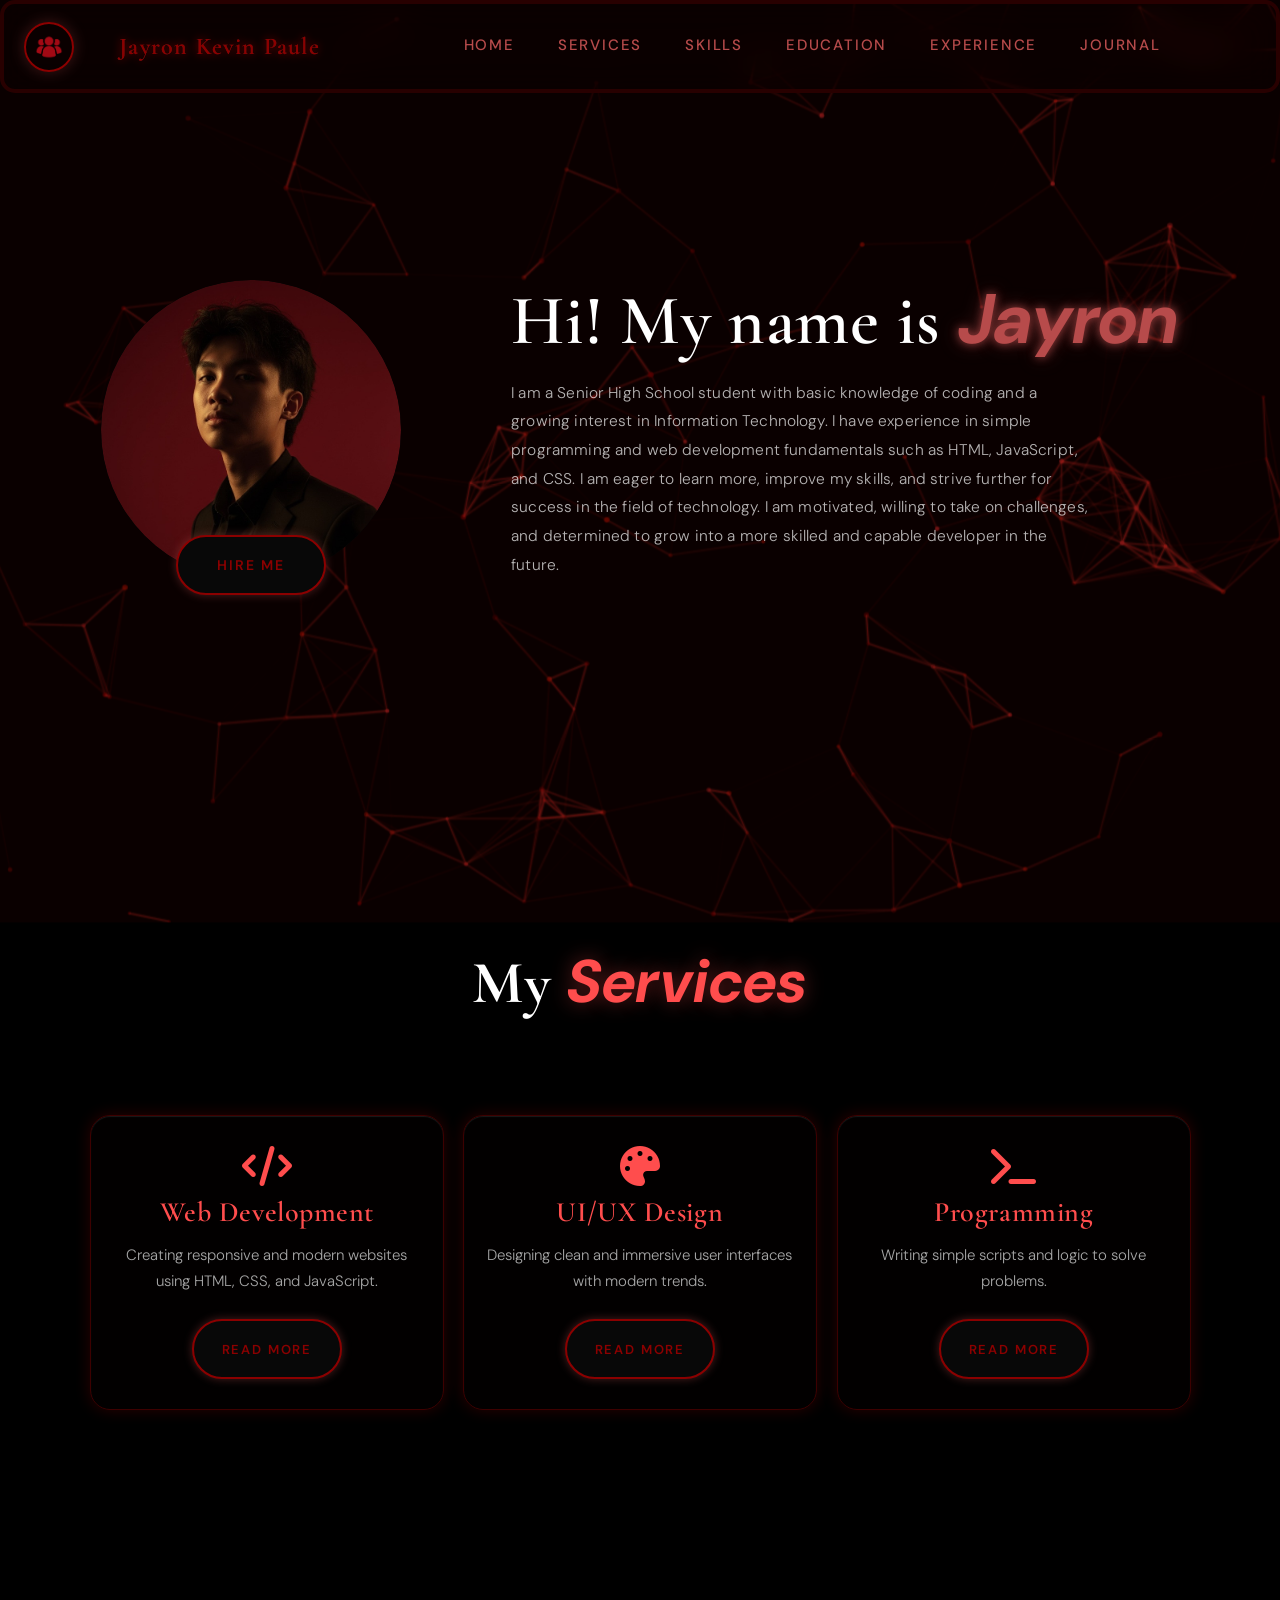
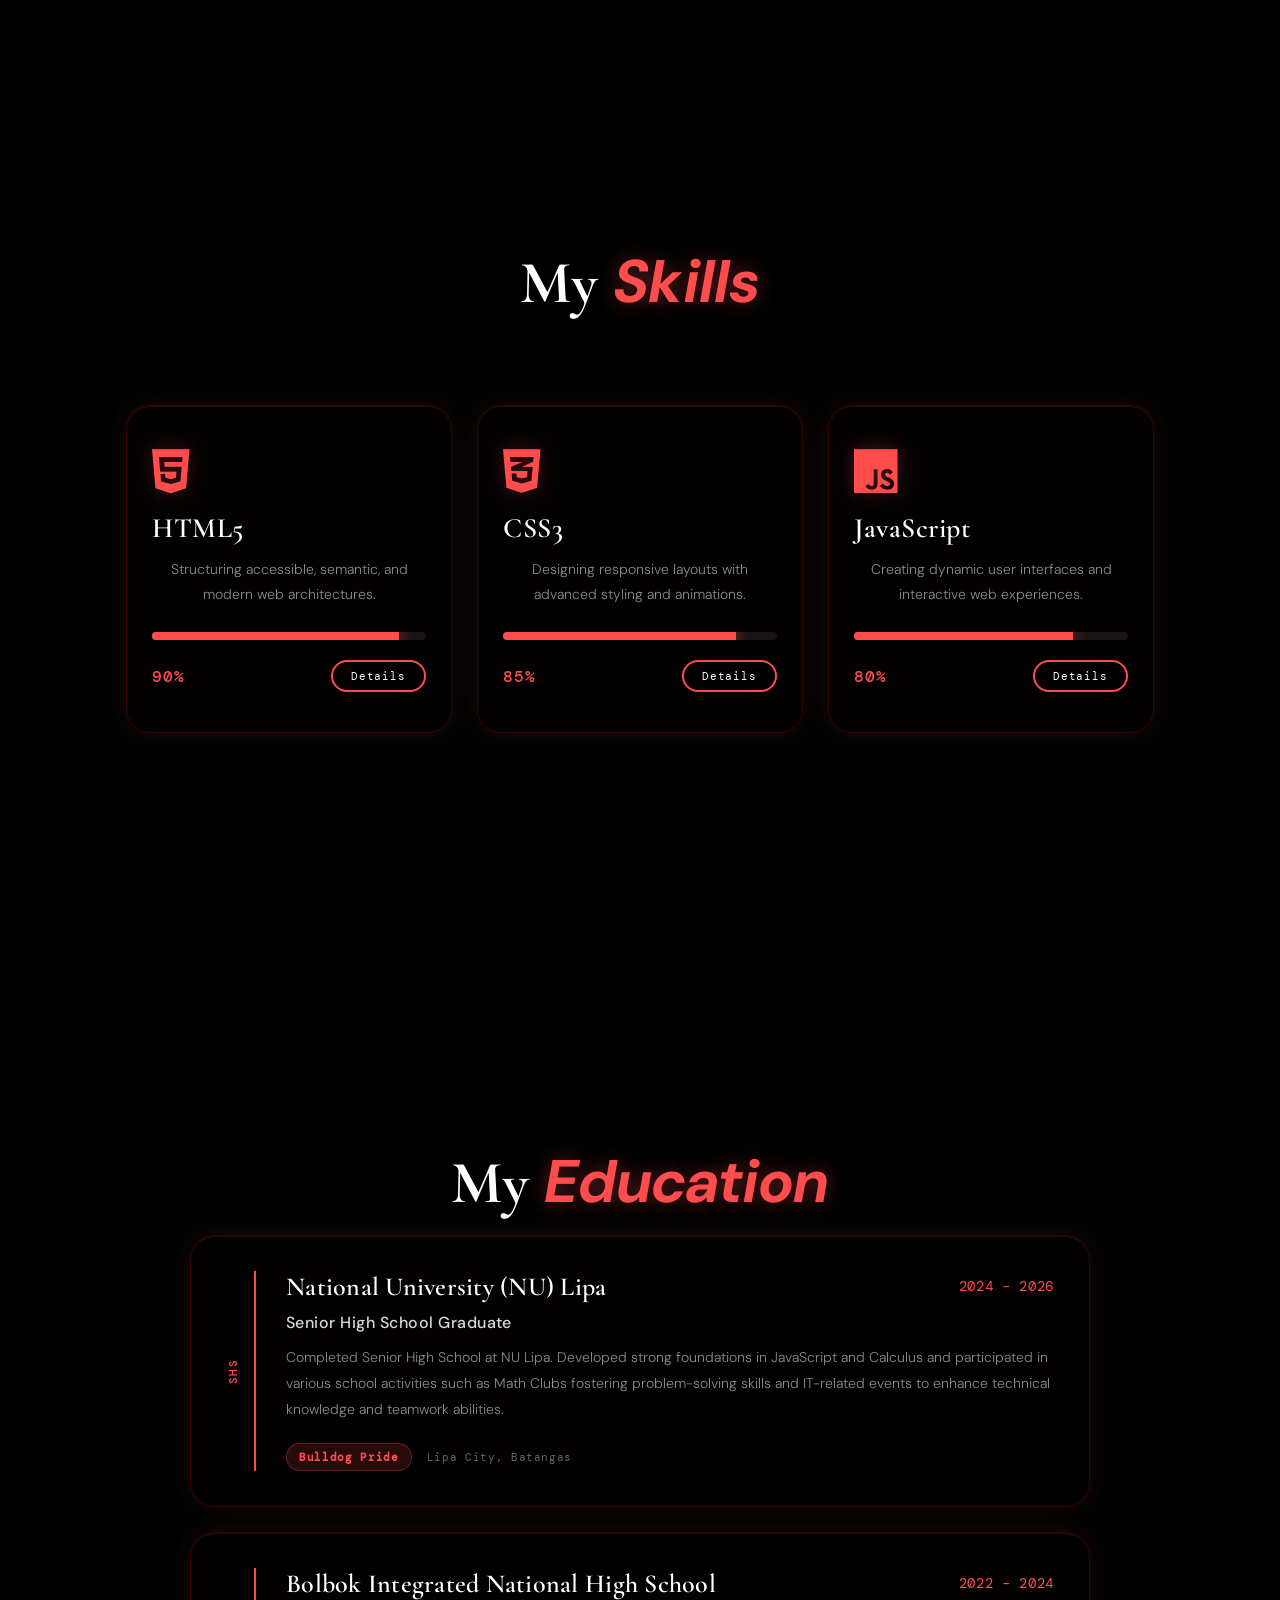
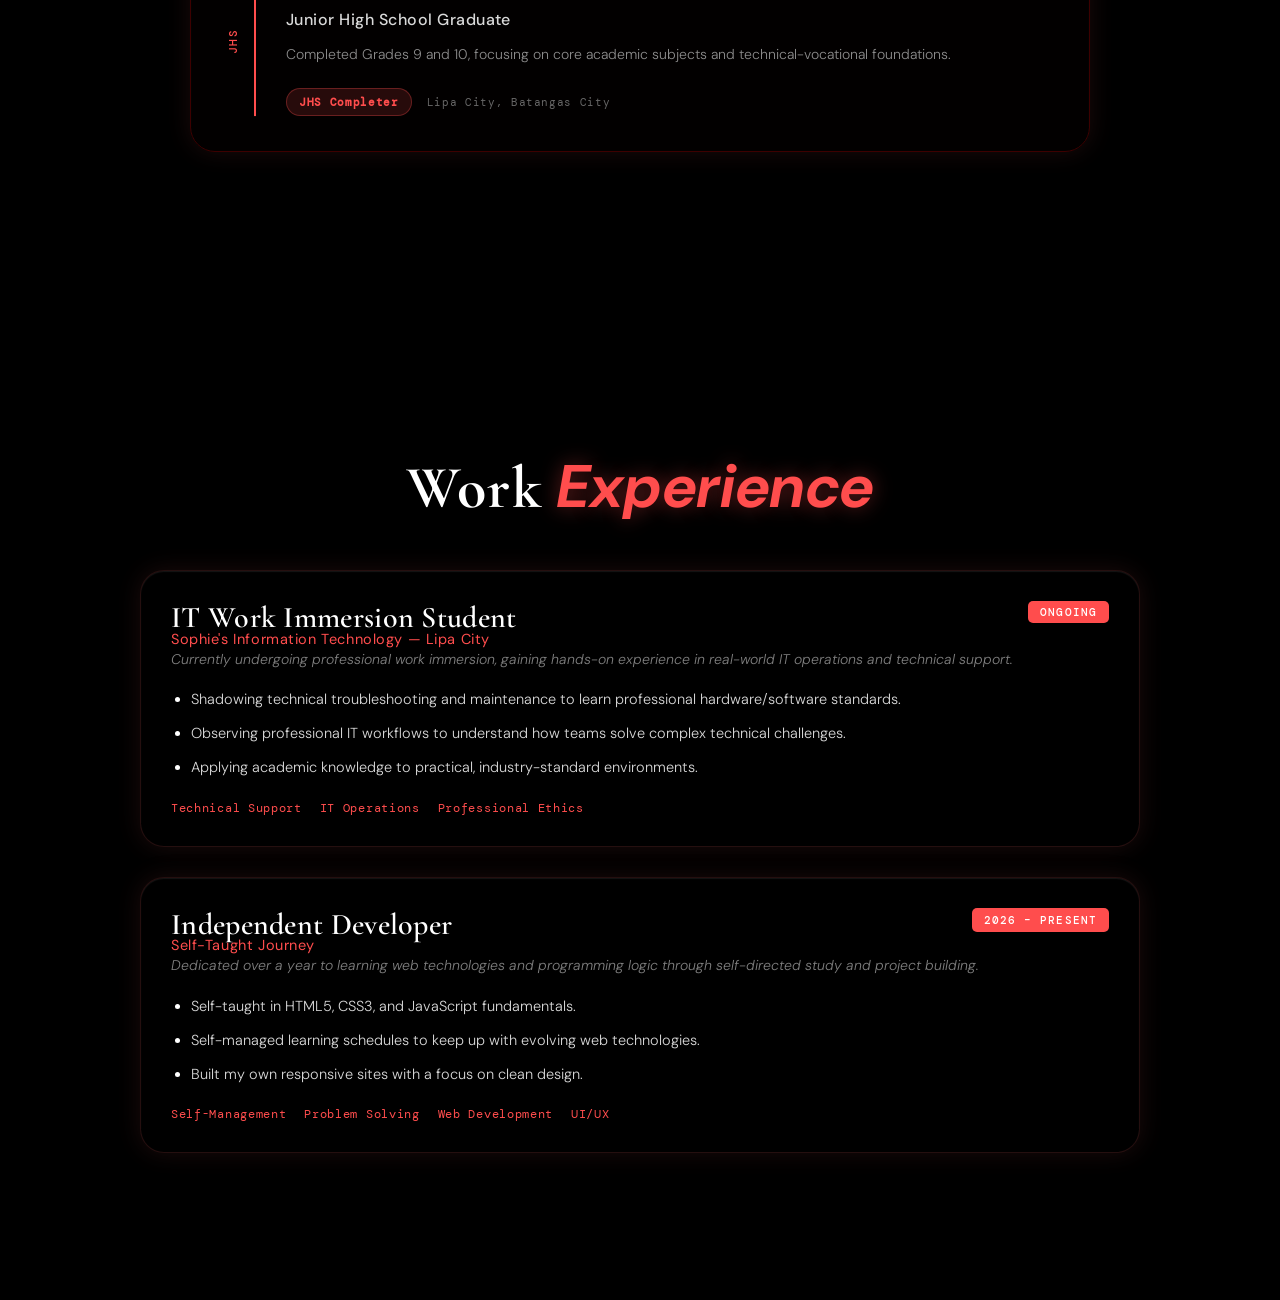
<file: index.html>
<!DOCTYPE html>
<html lang="en">
<head>
    <style>
        html, body { background-color: #000000 !important; }
    </style>
    <title>Hire Jayron!</title>
    <meta charset="UTF-8">
    <meta name="viewport" content="width=device-width, initial-scale=1.0">

    <!-- Font Awesome -->
    <link rel="stylesheet" href="https://cdnjs.cloudflare.com/ajax/libs/font-awesome/6.5.2/css/all.min.css" integrity="sha512-SnH5WK+bZxgPHs44uWIX+LLJAJ9/2PkPKZ5QiAj6Ta86w+fsb2TkcmfRyVX3pBnMFcV7oQPJkl9QevSCWr3W6A==" crossorigin="anonymous" referrerpolicy="no-referrer" /> 

    <!-- Typography: Cormorant Garamond (display) + DM Sans (body) + DM Mono (accents) -->
    <link rel="preconnect" href="https://fonts.googleapis.com">
    <link rel="preconnect" href="https://fonts.gstatic.com" crossorigin>
    <link href="https://fonts.googleapis.com/css2?family=Cormorant+Garamond:ital,wght@0,300;0,400;0,500;0,600;0,700;1,300;1,400;1,600&family=DM+Sans:ital,opsz,wght@0,9..40,300;0,9..40,400;0,9..40,500;0,9..40,600;0,9..40,700;1,9..40,300&family=DM+Mono:wght@300;400;500&display=swap" rel="stylesheet">

    <!-- Your existing stylesheets -->
<link rel="stylesheet" href="css/headersUI.css">
<link rel="stylesheet" href="css/base.css">
<link rel="stylesheet" href="css/homeUI.css">
<link rel="stylesheet" href="css/socialsUI.css">
<link rel="stylesheet" href="css/servicesUI.css">
<link rel="stylesheet" href="css/skillsUI.css">
<link rel="stylesheet" href="css/eduUI.css">
<link rel="stylesheet" href="css/expUI.css">
<link rel="stylesheet" href="css/bgParticles.css">

    <style>

        /* FIX #2: Prevent white flash (FOUC) by hiding body until page is ready */
        body {
            visibility: hidden;
        }

        :root {
            --font-display: 'Cormorant Garamond', Georgia, serif;
            --font-body:    'DM Sans', sans-serif;
            --font-mono:    'DM Mono', monospace;

            /* Spacing scale */
            --space-xs:  0.4rem;
            --space-sm:  0.8rem;
            --space-md:  1.6rem;
            --space-lg:  3.2rem;
            --space-xl:  6.4rem;

            /* Colors */
            --red-deep:   #8B0000;
            --red-bright: #ff4d4d;
            --red-dim:    #3d0000;
            --white-100:  rgba(255,255,255,1);
            --white-70:   rgba(255,255,255,0.7);
            --white-45:   rgba(255,255,255,0.45);
            --white-20:   rgba(255,255,255,0.2);
        }

        html { 
            font-size: 62.5%; 
            scroll-behavior: smooth; 
        }

        body, section {
            background: transparent !important;
        }

        /* --- PARTICLE BACKGROUND --- */
        #bg-particles {
            position: fixed;
            top: 0; left: 0;
            width: 100%; height: 100%;
            z-index: -1;
            background-color: rgb(10, 0, 0) !important;
            filter: blur(0.5px);
            transform: scale(1.05);
            overflow: hidden;
        }
        #particle-canvas {
            display: block;
            width: 100%; height: 100%;
            opacity: 0.6;
        }

/* headers */
        header {
            /* Keep your existing header layout from headersUI.css */
        }

        /* Logo — display serif, refined */
        header .logo {
            font-family: var(--font-display);
            font-size: 2.4rem;
            font-weight: 600;
            letter-spacing: 0.05em;
            color: var(--white-100);
        }

        /* Nav links — body font, tracked caps */
        header nav a {
            font-family: var(--font-body);
            font-size: 1.3rem;
            font-weight: 500;
            letter-spacing: 0.12em;
            text-transform: uppercase;
            color: var(--white-70);
            transition: color 0.25s ease;
        }
        header nav a:hover {
            color: var(--red-bright);
        }

/* global section */
        .heading {
            font-family: var(--font-display) !important;
            font-weight: 700 !important;
            font-size: 6rem !important;
            letter-spacing: 0.02em !important;
            line-height: 1.05 !important;
            text-transform: none !important; /* Remove ALL CAPS — display serif reads better as mixed case */
        }

        .heading span {
            font-style: italic; /* Cormorant's italic is beautiful */
        }

/* home section */
        .home-content h1 {
            font-family: var(--font-display);
            font-size: 7rem;
            font-weight: 600;
            line-height: 1.1;
            letter-spacing: 0.01em;
            color: var(--white-100);
        }

        .home-content h1 span {
            font-style: italic;
            font-weight: 700;
            color: #b74b4b;
        }

        .home-content p {
            font-family: var(--font-body);
            font-size: 1.55rem;
            font-weight: 300;
            line-height: 1.85;
            color: var(--white-70);
            text-align: left; /* Justified text causes uneven rivers — left align is cleaner */
            max-width: 580px;
            margin-top: 2rem;
            letter-spacing: 0.01em;
        }

        /* Hire me button */
        .btn {
            font-family: var(--font-body);
            font-size: 1.4rem;
            font-weight: 600;
            letter-spacing: 0.15em;
            text-transform: uppercase;
        }

/* services section */
        #services .heading {
            font-size: 6rem !important;
        }

        #services .services-box h3 {
            font-family: var(--font-display);
            font-size: 2.8rem;
            font-weight: 600;
            letter-spacing: 0.02em;
            line-height: 1.2;
        }

        #services .services-box p {
            font-family: var(--font-body);
            font-size: 1.5rem;
            font-weight: 300;
            line-height: 1.75;
            color: rgba(255,255,255,0.65);
        }

        #services .services-box .btn {
            font-size: 1.3rem;
            letter-spacing: 0.14em;
        }

/* skills section */
        .skill-card h3 {
            font-family: var(--font-display);
            font-size: 2.8rem;
            font-weight: 600;
            letter-spacing: 0.02em;
        }

        .skill-desc {
            font-family: var(--font-body);
            font-size: 1.4rem;
            font-weight: 300;
            line-height: 1.75;
            color: rgba(255,255,255,0.55);
        }

        /* Percentage — monospaced for numeric precision */
        .percentage {
            font-family: var(--font-mono);
            font-size: 1.6rem;
            font-weight: 500;
            letter-spacing: 0.05em;
        }

        .btn-mini {
            font-family: var(--font-mono);
            font-size: 1.1rem;
            font-weight: 400;
            letter-spacing: 0.08em;
        }

/* modal */
        .modal-content h2,
        #modalTitle {
            font-family: var(--font-display);
            font-size: 3.8rem;
            font-weight: 600;
            font-style: italic;
            letter-spacing: 0.02em;
            line-height: 1.1;
        }

        .modal-content p,
        #modalDesc {
            font-family: var(--font-body);
            font-size: 1.55rem;
            font-weight: 300;
            line-height: 1.9;
            color: rgba(255,255,255,0.8);
            text-align: left;
        }

        /* Insane grid skill labels */
        .insane-item span {
            font-family: var(--font-mono);
            font-size: 1.05rem;
            font-weight: 400;
            letter-spacing: 0.1em;
            text-transform: uppercase;
        }

/* Education Section */
        #education .heading {
            font-size: 6rem !important;
        }

        .edu-content h3 {
            font-family: var(--font-display);
            font-size: 2.6rem;
            font-weight: 600;
            letter-spacing: 0.01em;
            line-height: 1.2;
        }

        .degree {
            font-family: var(--font-body);
            font-size: 1.6rem;
            font-weight: 500;
            letter-spacing: 0.03em;
            color: rgba(255,255,255,0.85);
            margin-bottom: 1.2rem;
        }

        .edu-desc {
            font-family: var(--font-body);
            font-size: 1.4rem;
            font-weight: 300;
            line-height: 1.85;
            color: rgba(255,255,255,0.55);
        }

        /* Year and level use mono for precision */
        .edu-year {
            font-family: var(--font-mono);
            font-size: 1.35rem;
            font-weight: 400;
            letter-spacing: 0.05em;
        }

        .edu-level {
            font-family: var(--font-mono);
            font-size: 1.1rem;
            font-weight: 500;
            letter-spacing: 0.12em;
        }

        .honors, .location {
            font-family: var(--font-mono);
            font-size: 1.1rem;
            letter-spacing: 0.06em;
        }

        /* ============================================
           EXPERIENCE SECTION
        ============================================ */
        #experience .heading {
            font-size: 6rem !important;
        }

        .exp-main h3 {
            font-family: var(--font-display);
            font-size: 3rem;
            font-weight: 600;
            letter-spacing: 0.01em;
            line-height: 1.15;
        }

        .company {
            font-family: var(--font-body);
            font-size: 1.45rem;
            font-weight: 400;
            letter-spacing: 0.04em;
            color: var(--red-bright);
        }

        .exp-summary {
            font-family: var(--font-body);
            font-size: 1.4rem;
            font-weight: 300;
            font-style: italic;
            line-height: 1.7;
            color: rgba(255,255,255,0.5);
        }

        .exp-highlights li {
            font-family: var(--font-body);
            font-size: 1.45rem;
            font-weight: 300;
            line-height: 1.8;
            color: rgba(255,255,255,0.85) !important;
        }

        /* Tech tags — mono for label precision */
        .exp-tech-stack span {
            font-family: var(--font-mono);
            font-size: 1.15rem;
            font-weight: 400;
            letter-spacing: 0.06em;
        }

        .exp-duration {
            font-family: var(--font-mono);
            font-size: 1.1rem;
            font-weight: 500;
            letter-spacing: 0.1em;
        }

        /* social menu */
        #menu a {
            font-family: var(--font-body);
            font-size: 1.55rem;
            font-weight: 400;
            letter-spacing: 0.04em;
        }
    </style>
</head>

<body>
    <div id="bg-particles">
        <canvas id="particle-canvas"></canvas>
    </div>
    <div class="menu-wrapper"></div>
    <div class="social-icons"></div>

    <header>
        <a href="#" class="logo">Jayron Kevin Paule</a>
        <a href="javascript:void(0)" class="top-left-btn" onclick="toggleMenu()">
            <img src="images/people.png" alt="menu">
        </a>
        <nav>
            <a href="#home">Home</a>
            <a href="#services">Services</a>
            <a href="#skills">Skills</a>
            <a href="#education">Education</a>
            <a href="#experience">Experience</a>
            <a href="journal.html">Journal</a>
        </nav>
        <button class="hamburger-btn" id="hamburger-btn" aria-label="Toggle menu">
            <span></span><span></span><span></span>
        </button>
    </header>
    <div class="nav-overlay" id="nav-overlay"></div>

    <div id="menu" class="menu-items">
        <a href="https://discord.gg/2knFgBmuk" target="_blank"><i class="fa-brands fa-discord"></i> Discord</a>
        <a href="https://www.facebook.com/zenjayron" target="_blank"><i class="fa-brands fa-facebook"></i> Facebook</a>
        <a href="https://www.instagram.com/zenjayron" target="_blank"><i class="fa-brands fa-instagram"></i> Instagram</a>
        <a href="https://mail.google.com/mail/?view=cm&fs=1&to=zennpoof@gmail.com&su=Hello!&body=Hi%20Jayron..." target="_blank">
            <i class="fa-solid fa-envelope"></i> Email
        </a>
    </div>

    <!-- HOME -->
    <section class="home" id="home">
        <div class="home-img">
            <div class="cat-wrapper">
                <img src="images/main.jpg" class="cat normal" alt="Jayron">
            </div>
            <a href="#" class="btn hire-btn">Hire me</a>
        </div>
        <div class="home-content">
            <h1>Hi! My name is <span>Jayron</span></h1>
            <p>I am a Senior High School student with basic knowledge of coding and a growing interest in Information Technology. I have experience in simple programming and web development fundamentals such as HTML, JavaScript, and CSS. I am eager to learn more, improve my skills, and strive further for success in the field of technology. I am motivated, willing to take on challenges, and determined to grow into a more skilled and capable developer in the future.</p>
        </div>
    </section>

    <!-- SERVICES -->
    <section id="services" class="services">
        <div class="content"></div>
        <h2 class="heading">My <span>Services</span></h2>
        <div class="services-container">
            <div class="services-box liquid-glass">
                <i class="fa-solid fa-code"></i>
                <h3>Web Development</h3>
                <p>Creating responsive and modern websites using HTML, CSS, and JavaScript.</p>
                <a href="javascript:void(0)" class="btn" data-service="web-dev">Read More</a>
            </div>
            <div class="services-box liquid-glass">
                <i class="fa-solid fa-palette"></i>
                <h3>UI/UX Design</h3>
                <p>Designing clean and immersive user interfaces with modern trends.</p>
                <a href="javascript:void(0)" class="btn" data-service="ui-ux">Read More</a>
            </div>
            <div class="services-box liquid-glass">
                <i class="fa-solid fa-terminal"></i>
                <h3>Programming</h3>
                <p>Writing simple scripts and logic to solve problems.</p>
                <a href="javascript:void(0)" class="btn" data-service="programming">Read More</a>
            </div>
        </div>
    </section>

    <!-- MODAL -->
    <div class="modal-overlay" id="serviceModal">
        <div class="modal-content">
            <span class="close-btn">&times;</span>
            <h2 id="modalTitle"></h2>
            <p id="modalDesc"></p>
        </div>
    </div>

    <!-- SKILLS -->
    <section id="skills" class="skills-page">
        <h2 class="heading">My <span>Skills</span></h2>
        <div class="skills-matrix">

            <div class="skill-card liquid-glass" data-level="90%">
                <div class="glass-inner">
                    <div class="icon-box"><i class="fa-brands fa-html5"></i></div>
                    <h3>HTML5</h3>
                    <p class="skill-desc">Structuring accessible, semantic, and modern web architectures.</p>
                    <div class="liquid-container"><div class="liquid-fill"></div></div>
                    <div class="card-footer">
                        <span class="percentage">90%</span>
                        <a href="javascript:void(0)" class="btn-mini">Details</a>
                    </div>
                </div>
            </div>

            <div class="skill-card liquid-glass" data-level="85%">
                <div class="glass-inner">
                    
                    <div class="icon-box"><i class="fa-brands fa-css3-alt"></i></div>
                    <h3>CSS3</h3>
                    <p class="skill-desc">Designing responsive layouts with advanced styling and animations.</p>
                    <div class="liquid-container"><div class="liquid-fill"></div></div>
                    <div class="card-footer">
                        <span class="percentage">85%</span>
                        <a href="javascript:void(0)" class="btn-mini">Details</a>
                    </div>
                </div>
            </div>

            <div class="skill-card liquid-glass" data-level="80%">
                <div class="glass-inner">
                    <div class="icon-box"><i class="fa-brands fa-js"></i></div>
                    <h3>JavaScript</h3>
                    <p class="skill-desc">Creating dynamic user interfaces and interactive web experiences.</p>
                    <div class="liquid-container"><div class="liquid-fill"></div></div>
                    <div class="card-footer">
                        <span class="percentage">80%</span>
                        <a href="javascript:void(0)" class="btn-mini">Details</a>
                    </div>
                </div>
            </div>

        </div>
    </section>

    <!-- Scripts -->
<script src="js/bgParticles.js"></script>
<script src="js/skills.js"></script>
<script src="js/services.js"></script>
<script src="js/socialsmenu.js"></script>
<script src="js/pathscroll.js"></script>
<script src="js/hireme.js"></script>

    <!-- FIX #2: Reveal body only after everything has loaded, preventing the white flash -->
    <script>
        document.addEventListener('DOMContentLoaded', function() {
            document.body.style.visibility = 'visible';
        });
    </script>


    <!-- Mobile nav JS -->
    <script>
        (function() {
            const btn = document.getElementById('hamburger-btn');
            const nav = document.querySelector('header nav');
            const overlay = document.getElementById('nav-overlay');
            if (!btn || !nav) return;

            function openMenu() {
                nav.classList.add('active');
                btn.classList.add('open');
                if (overlay) overlay.classList.add('active');
                document.body.style.overflow = 'hidden';
            }
            function closeMenu() {
                nav.classList.remove('active');
                btn.classList.remove('open');
                if (overlay) overlay.classList.remove('active');
                document.body.style.overflow = '';
            }

            btn.addEventListener('click', () => {
                nav.classList.contains('active') ? closeMenu() : openMenu();
            });

            if (overlay) overlay.addEventListener('click', closeMenu);

            // Close when a nav link is tapped
            nav.querySelectorAll('a').forEach(a => {
                a.addEventListener('click', closeMenu);
            });
        })();
    </script>

</body>

<!-- Smooth scroll for nav links -->
<script>
    document.querySelectorAll('nav a').forEach(anchor => {
        anchor.addEventListener('click', function(e) {
            const targetId = this.getAttribute('href');
            if (targetId.startsWith('#')) {
                e.preventDefault();
                const targetElement = document.querySelector(targetId);
                if (targetElement) {
                    window.scrollTo({
                        top: targetElement.offsetTop - 80,
                        behavior: 'smooth'
                    });
                }
            }
        });
    });
</script>

<!-- EDUCATION -->
<section class="education-page" id="education">
    <h2 class="heading">My <span>Education</span></h2>

    <div class="education-container">

        <div class="edu-card liquid-glass">
            <div class="edu-level">SHS</div>
            <div class="edu-content">
                <div class="edu-header">
                    <h3>National University (NU) Lipa</h3>
                    <span class="edu-year">2024 – 2026</span>
                </div>
                <p class="degree">Senior High School Graduate</p>
                <p class="edu-desc">
                    Completed Senior High School at NU Lipa. Developed strong foundations in JavaScript and Calculus and participated
                    in various school activities such as Math Clubs fostering problem-solving skills and IT-related events to enhance technical knowledge and teamwork abilities.
                </p>
                <div class="edu-footer">
                    <span class="honors">Bulldog Pride</span>
                    <span class="location">Lipa City, Batangas</span>
                </div>
            </div>
        </div>

        <div class="edu-card liquid-glass">
            <div class="edu-level">JHS</div>
            <div class="edu-content">
                <div class="edu-header">
                    <h3>Bolbok Integrated National High School</h3>
                    <span class="edu-year">2022 – 2024</span>
                </div>
                <p class="degree">Junior High School Graduate</p>
                <p class="edu-desc">
                    Completed Grades 9 and 10, focusing on core academic subjects
                    and technical-vocational foundations.
                </p>
                <div class="edu-footer">
                    <span class="honors">JHS Completer</span>
                    <span class="location">Lipa City, Batangas City</span>
                </div>
            </div>
        </div>

    </div>
</section>

<!-- EXPERIENCE -->
<section class="experience-page" id="experience">
    <h2 class="heading">Work <span>Experience</span></h2>

    <div class="experience-container">

        <div class="exp-card liquid-glass">
            <div class="exp-info">
                <div class="exp-main">
                    <h3>IT Work Immersion Student</h3>
                    <p class="company">Sophie's Information Technology — Lipa City</p>
                </div>
                <span class="exp-duration" style="background: #ff4d4d; color: white; padding: 4px 12px; border-radius: 5px;">ONGOING</span>
            </div>
            <div class="exp-body">
                <p class="exp-summary">
                    Currently undergoing professional work immersion, gaining hands-on experience in real-world IT operations and technical support.
                </p>
                <ul class="exp-highlights">
                    <li>Shadowing technical troubleshooting and maintenance to learn professional hardware/software standards.</li>
                    <li>Observing professional IT workflows to understand how teams solve complex technical challenges.</li>
                    <li>Applying academic knowledge to practical, industry-standard environments.</li>
                </ul>
                <div class="exp-tech-stack">
                    <span>Technical Support</span>
                    <span>IT Operations</span>
                    <span>Professional Ethics</span>
                </div>
            </div>
        </div>

        <div class="exp-card liquid-glass">
            <div class="exp-info">
                <div class="exp-main">
                    <h3>Independent Developer</h3>
                    <p class="company">Self-Taught Journey</p>
                </div>
                <span class="exp-duration">2026 – Present</span>
            </div>
            <div class="exp-body">
                <p class="exp-summary">
                    Dedicated over a year to learning web technologies and programming logic through self-directed study and project building.
                </p>
                <ul class="exp-highlights">
                    <li>Self-taught in HTML5, CSS3, and JavaScript fundamentals.</li>
                    <li>Self-managed learning schedules to keep up with evolving web technologies.</li>
                    <li>Built my own responsive sites with a focus on clean design.</li>
                </ul>
                <div class="exp-tech-stack">
                    <span>Self-Management</span>
                    <span>Problem Solving</span>
                    <span>Web Development</span>
                    <span>UI/UX</span>
                </div>
            </div>
        </div>

    </div>
</section>

</html>
</file>
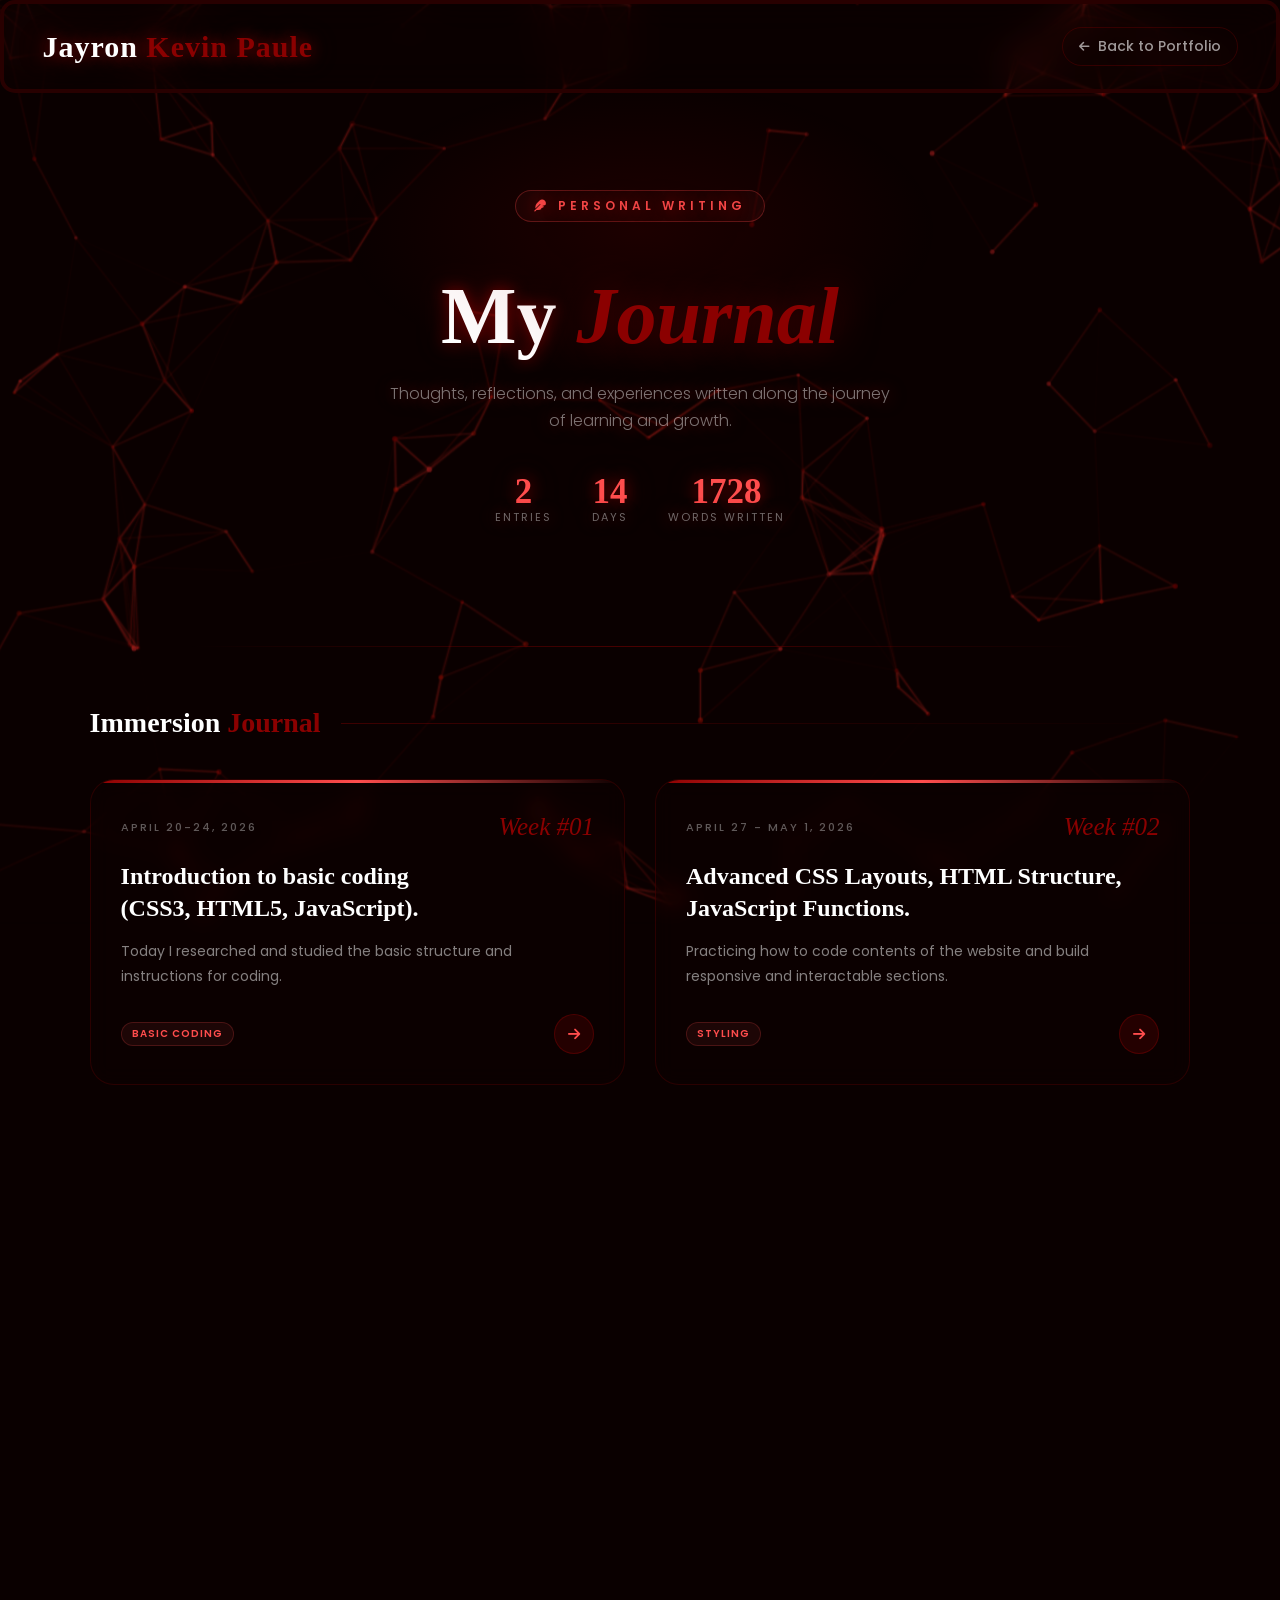
<file: journal.html>
<!DOCTYPE html>
<html lang="en">
<head>
    <title>Jayron's Journal</title>
    <meta charset="UTF-8">
    <meta name="viewport" content="width=device-width, initial-scale=1.0">

<link rel="stylesheet" href="https://cdnjs.cloudflare.com/ajax/libs/font-awesome/6.5.2/css/all.min.css">
<link rel="stylesheet" href="css/base.css">
<link rel="stylesheet" href="css/bgParticles.css">
<link rel="stylesheet" href="css/headersjournal.css">
<link rel="stylesheet" href="css/journalmain.css">

    <style>

        /* ── Journal Modal Animations ── */
@keyframes modalFadeIn {
    from { opacity: 0; }
    to   { opacity: 1; }
}

@keyframes modalFadeOut {
    from { opacity: 1; }
    to   { opacity: 0; }
}

@keyframes modalSlideUp {
    from { transform: translateY(40px); opacity: 0; }
    to   { transform: translateY(0);    opacity: 1; }
}

@keyframes modalSlideDown {
    from { transform: translateY(0);    opacity: 1; }
    to   { transform: translateY(40px); opacity: 0; }
}

.journal-modal-overlay.modal-opening {
    display: flex;
    animation: modalFadeIn 0.35s ease forwards;
}

.journal-modal-overlay.modal-opening .journal-modal {
    animation: modalSlideUp 0.4s cubic-bezier(0.175, 0.885, 0.32, 1.275) forwards;
}

.journal-modal-overlay.modal-closing {
    animation: modalFadeOut 0.3s ease forwards;
}

.journal-modal-overlay.modal-closing .journal-modal {
    animation: modalSlideDown 0.3s ease forwards;
}

        @import url('https://fonts.googleapis.com/css2?family=Poppins:wght@100;200;300;400;500;600;700;800&family=Playfair+Display:ital,wght@0,400;0,700;1,400;1,600&display=swap');

        *, *::before, *::after {
            margin: 0; padding: 0;
            box-sizing: border-box;
            text-decoration: none;
            border: none;
            outline: none;
        }

        html { font-size: 62.5%; scroll-behavior: smooth; }

        body {
            font-family: 'Poppins', sans-serif;
            background-color: rgb(10, 0, 0);
            color: white;
            min-height: 100vh;
            overflow-x: hidden;
        }

        /* ── PARTICLE BG ── */
        #bg-particles {
            position: fixed;
            top: 0; left: 0;
            width: 100%; height: 100%;
            z-index: -1;
            background-color: rgb(10, 0, 0) !important;
            filter: blur(0.5px);
            transform: scale(1.05);
            overflow: hidden;
        }
        #particle-canvas {
            display: block;
            width: 100%; height: 100%;
            opacity: 0.6;
        }

        /* ── HERO ── */
        .journal-hero {
            text-shadow: 0 0 15px rgba(139, 0, 0, 0.8), 0 0 30px rgba(139, 0, 0, 0.4);
            padding: 190px 7% 60px;
            text-align: center;
            position: relative;
        }

        .journal-hero::before {
            content: '';
            position: absolute;
            top: 80px; left: 50%;
            transform: translateX(-50%);
            width: 600px; height: 300px;
            background: radial-gradient(ellipse, rgba(139,0,0,0.15) 0%, transparent 70%);
            pointer-events: none;
        }

        .hero-label {
            display: inline-flex;
            align-items: center;
            gap: 0.8rem;
            font-size: 1.2rem;
            color: #ff4d4d;
            text-transform: uppercase;
            letter-spacing: 4px;
            font-weight: 600;
            margin-bottom: 5rem;
            padding: 0.6rem 1.8rem;
            border: 1px solid rgba(255,77,77,0.3);
            border-radius: 50px;
            background: rgba(255,77,77,0.05);
        }

        .journal-hero h1 {
            font-family: 'Playfair Display', serif;
            font-size: clamp(4rem, 8vw, 8rem);
            font-weight: 700;
            line-height: 1.1;
            margin-bottom: 2rem;
            color: #fff;
        }

        .journal-hero h1 em {
            font-style: italic;
            color: #8B0000;
            text-shadow: 0 0 40px rgba(139,0,0,0.5);
        }

        .journal-hero .subtitle {
            font-size: 1.6rem;
            color: rgba(255,255,255,0.45);
            max-width: 520px;
            margin: 0 auto 4rem;
            line-height: 1.7;
            font-weight: 300;
        }

        /* ── STATS BAR ── */
        .stats-bar {
            display: flex;
            justify-content: center;
            gap: 4rem;
            margin-bottom: 6rem;
            flex-wrap: wrap;
            width: 100%;
        }

        .stat-item {
            text-align: center;
        }

        .stat-num {
            font-family: 'Playfair Display', serif;
            font-size: 3.5rem;
            font-weight: 700;
            color: #ff4d4d;
            display: block;
            line-height: 1;
        }

        .stat-label {
            font-size: 1.1rem;
            color: rgba(255,255,255,0.4);
            text-transform: uppercase;
            letter-spacing: 2px;
            margin-top: 0.4rem;
        }

        /* ── DIVIDER ── */
        .section-divider {
            width: 100%;
            max-width: 900px;
            margin: 0 auto 6rem;
            height: 1px;
            background: linear-gradient(to right, transparent, rgba(139,0,0,0.5), transparent);
        }

        /* ── JOURNAL GRID ── */
        .journals-section {
            padding: 0 7% 100px;
            max-width: 1300px;
            margin: 0 auto;
        }

        .section-title {
            display: flex;
            align-items: center;
            gap: 2rem;
            margin-bottom: 4rem;
        }

        .section-title h2 {
            font-family: 'Playfair Display', serif;
            font-size: 2.8rem;
            font-weight: 700;
            color: #fff;
        }

        .section-title h2 span { color: #8B0000; }

        .section-title::after {
            content: '';
            flex: 1;
            height: 1px;
            background: linear-gradient(to right, rgba(139,0,0,0.4), transparent);
        }

        .journals-grid {
            display: grid;
            grid-template-columns: repeat(auto-fill, minmax(360px, 1fr));
            gap: 3rem;
        }

        /* ── JOURNAL CARD ── */
        .journal-card {
            background: rgba(20, 0, 0, 0.15);
            border: 1px solid rgba(139,0,0,0.25);
            border-radius: 24px;
            overflow: hidden;
            cursor: pointer;
            transition: all 0.4s cubic-bezier(0.175, 0.885, 0.32, 1.275);
            backdrop-filter: blur(10px);
            -webkit-backdrop-filter: blur(10px);
            position: relative;

            opacity: 0;
            transform: translateY(30px);
        }

        .journal-card.visible {
            opacity: 1;
            transform: translateY(0);
        }

        .journal-card:hover {
            border-color: rgba(255,77,77,0.5);
            box-shadow: 0 0 40px rgba(139,0,0,0.3), inset 0 0 20px rgba(255,255,255,0.02);
            transform: translateY(-6px);
        }

        .card-accent {
            height: 3px;
            background: linear-gradient(90deg, #8B0000, #ff4d4d, transparent);
        }

        .card-body {
            padding: 3rem;
        }

        .card-meta {
            display: flex;
            align-items: center;
            justify-content: space-between;
            margin-bottom: 2rem;
        }

        .card-date {
            font-size: 1.1rem;
            color: rgba(255,255,255,0.35);
            text-transform: uppercase;
            letter-spacing: 2px;
            font-weight: 500;
        }

        .card-entry-num {
            font-family: 'Playfair Display', serif;
            font-size: 2.5rem;
            color: #8B0000;
            font-style: italic;
        }

        .card-title {
            font-family: 'Playfair Display', serif;
            font-size: 2.4rem;
            font-weight: 700;
            color: #fff;
            line-height: 1.3;
            margin-bottom: 1.5rem;
        }

        .card-preview {
            font-size: 1.4rem;
            color: rgba(255,255,255,0.5);
            line-height: 1.8;
            display: -webkit-box;
            -webkit-line-clamp: 3;
            -webkit-box-orient: vertical;
            overflow: hidden;
            margin-bottom: 2.5rem;
        }

        .card-footer {
            display: flex;
            align-items: center;
            justify-content: space-between;
        }

        .card-tags {
            display: flex;
            gap: 0.8rem;
            flex-wrap: wrap;
        }

        .tag {
            font-size: 1rem;
            color: #ff4d4d;
            background: rgba(255,77,77,0.08);
            border: 1px solid rgba(255,77,77,0.2);
            padding: 0.3rem 1rem;
            border-radius: 50px;
            font-weight: 600;
            text-transform: uppercase;
            letter-spacing: 1px;
        }

        .read-arrow {
            width: 40px; height: 40px;
            border-radius: 50%;
            background: rgba(139,0,0,0.2);
            border: 1px solid rgba(139,0,0,0.4);
            display: flex;
            align-items: center;
            justify-content: center;
            color: #ff4d4d;
            font-size: 1.4rem;
            transition: all 0.3s ease;
            flex-shrink: 0;
        }

        .journal-card:hover .read-arrow {
            background: #8B0000;
            color: #000000;
            transform: rotate(45deg);
        }

        /* ── FEATURED (FIRST) CARD ── */
        .journal-card.featured {
            grid-column: 1 / -1;
        }

        .journal-card.featured .card-body {
            display: grid;
            grid-template-columns: 1fr 1fr;
            gap: 3rem;
            align-items: center;
        }

        .journal-card.featured .card-title {
            font-size: 3.5rem;
        }

        .featured-badge {
            display: inline-flex;
            align-items: center;
            gap: 0.6rem;
            font-size: 1.1rem;
            color: #ff4d4d;
            text-transform: uppercase;
            letter-spacing: 3px;
            font-weight: 700;
            margin-bottom: 1.5rem;
        }
        .featured-badge i { font-size: 1rem; }

        /* ── MODAL ── */
        .journal-modal-overlay {
            position: fixed;
            inset: 0;
            background: rgba(5, 0, 0, 0.92);
            backdrop-filter: blur(20px);
            -webkit-backdrop-filter: blur(20px);
            z-index: 99999;
            display: none;
            justify-content: center;
            align-items: flex-start;
            padding: 80px 2rem 4rem;
            overflow-y: auto;
        }

        .journal-modal-overlay.open {
            display: flex;
            animation: modalIn 0.4s cubic-bezier(0.175, 0.885, 0.32, 1.275) forwards;
        }

        @keyframes modalIn {
            from { opacity: 0; }
            to { opacity: 1; }
        }

        .journal-modal {
            background: rgba(15, 0, 0, 0.8);
            border: 1px solid rgba(139,0,0,0.35);
            border-radius: 30px;
            max-width: 780px;
            width: 100%;
            padding: 5rem;
            position: relative;
            box-shadow: 0 0 80px rgba(139,0,0,0.3);
            animation: slideUp 0.5s cubic-bezier(0.175, 0.885, 0.32, 1.275) forwards;
        }

        @keyframes slideUp {
            from { transform: translateY(40px); opacity: 0; }
            to { transform: translateY(0); opacity: 1; }
        }

        .modal-close {
            position: absolute;
            top: 2.5rem; right: 3rem;
            font-size: 2.8rem;
            color: rgba(255,255,255,0.3);
            cursor: pointer;
            transition: all 0.3s;
            font-weight: 200;
            line-height: 1;
        }
        .modal-close:hover { color: #ff4d4d; transform: rotate(90deg); }

        .modal-entry-label {
            font-size: 1.1rem;
            color: #8B0000;
            text-transform: uppercase;
            letter-spacing: 4px;
            font-weight: 600;
            font-family: 'Playfair Display', serif;
            font-style: italic;
            margin-bottom: 1.5rem;
            display: block;
        }

        .modal-title {
            font-family: 'Playfair Display', serif;
            font-size: 4rem;
            font-weight: 700;
            color: #fff;
            line-height: 1.2;
            margin-bottom: 1rem;
        }

        .modal-date {
            font-size: 1.3rem;
            color: rgba(255,255,255,0.3);
            text-transform: uppercase;
            letter-spacing: 3px;
            margin-bottom: 3rem;
        }

        .modal-divider {
            height: 1px;
            background: linear-gradient(to right, rgba(139,0,0,0.5), transparent);
            margin-bottom: 3rem;
        }

        .modal-body {
            font-size: 1.65rem;
            color: rgba(255,255,255,0.75);
            line-height: 2;
            font-weight: 300;
        }

        .modal-body p { margin-bottom: 2rem; }
        .modal-body p:last-child { margin-bottom: 0; }

        .modal-tags-row {
            margin-top: 4rem;
            padding-top: 3rem;
            border-top: 1px solid rgba(139,0,0,0.2);
            display: flex;
            gap: 1rem;
            flex-wrap: wrap;
        }

        /* ── EMPTY STATE ── */
        .empty-state {
            text-align: center;
            padding: 8rem 2rem;
            grid-column: 1 / -1;
        }

        .empty-state i {
            font-size: 6rem;
            color: rgba(139,0,0,0.3);
            margin-bottom: 2rem;
            display: block;
        }

        .empty-state p {
            font-size: 1.6rem;
            color: rgba(255,255,255,0.3);
        }

        /* ── RESPONSIVE ── */
        @media (max-width: 768px) {
            .journal-hero { padding: 120px 5% 40px; }
            .journals-section { padding: 0 5% 80px; }
            .journal-card.featured .card-body { grid-template-columns: 1fr; }
            .journal-card.featured .card-title { font-size: 2.8rem; }
            .stats-bar { gap: 2.5rem; }
            .journal-modal { padding: 4rem 3rem; }
            .modal-title { font-size: 3rem; }
        }
    </style>
</head>

<body>

    <!-- Particle BG -->
    <div id="bg-particles">
        <canvas id="particle-canvas"></canvas>
    </div>

    <!-- Header -->
    <header>
        <a href="index.html" class="logo">Jayron <span>Kevin Paule</span></a>
        <a href="index.html" class="back-btn">
            <i class="fa-solid fa-arrow-left"></i>
            Back to Portfolio
        </a>
    </header>

    <!-- Hero -->
    <div class="journal-hero">
        <span class="hero-label">
            <i class="fa-solid fa-feather"></i>
            Personal Writing
        </span>
        <h1>My <em>Journal</em></h1>
        <p class="subtitle">Thoughts, reflections, and experiences written along the journey of learning and growth.</p>

        <!-- Update these numbers to match your journal count -->
        <div class="stats-bar">
            <div class="stat-item">
                <span class="stat-num" id="entry-count">2</span>
                <span class="stat-label">Entries</span>
            </div>
            <div class="stat-item">
                <span class="stat-num" id="month-count">14</span>
                <span class="stat-label">Days</span>
            </div>
            <div class="stat-item">
                <span class="stat-num" id="word-count">0</span>
                <span class="stat-label">Words Written</span>
            </div>
        </div>
    </div>

    <div class="section-divider"></div>

    <!-- Journal boxes -->
    <section class="journals-section">
        <div class="section-title">
            <h2>Immersion <span>Journal</span></h2>
        </div>

        <div class="journals-grid" id="journals-grid">
            
            <div class="journal-card" data-entry="1">
                <div class="card-accent"></div>
                <div class="card-body">
                    <div class="card-meta">
                        <span class="card-date">April 20-24, 2026</span>
                        <span class="card-entry-num">Week #01</span>
                    </div>
                    <h3 class="card-title">Introduction to basic coding<br>(CSS3, HTML5, JavaScript).</h3>
                    <p class="card-preview">Today I researched and studied the basic structure and instructions for coding.</p>
                    <div class="card-footer">
                        <div class="card-tags">
                            <span class="tag">Basic Coding</span>
                        </div>
                        <div class="read-arrow"><i class="fa-solid fa-arrow-right"></i></div>
                    </div>
                </div>
            </div>

            <div class="journal-card" data-entry="2">
                <div class="card-accent"></div>
                <div class="card-body">
                    <div class="card-meta">
                        <span class="card-date">April 27 - May 1, 2026</span>
                        <span class="card-entry-num">Week #02</span>
                    </div>
                    <h3 class="card-title">Advanced CSS Layouts, HTML Structure,<br>JavaScript Functions.</h3>
                    <p class="card-preview">Practicing how to code contents of the website and build responsive and interactable sections.</p>
                    <div class="card-footer">
                        <div class="card-tags">
                            <span class="tag">Styling</span>
                        </div>
                        <div class="read-arrow"><i class="fa-solid fa-arrow-right"></i></div>
                    </div>
                </div>
            </div>

        </div>
    </section>

    <!-- Modal -->
    <div class="journal-modal-overlay" id="journalModal">
        <div class="journal-modal">
            <span class="modal-close" id="modalClose">&times;</span>
            <span class="modal-entry-label" id="modalEntryLabel">Entry #01</span>
            <h2 class="modal-title" id="modalTitle">Title</h2>
            <p class="modal-date" id="modalDate">Date</p>
            <div class="modal-divider"></div>
            <div class="modal-body" id="modalBody"></div>
            <div class="modal-tags-row" id="modalTags"></div>
        </div>
    </div>

    <script src="js/socialsmenu.js"></script>
    <script src="js/pathscroll.js"></script>
    <script src="js/journal.js"></script>

    <script>
        /* ══════════════════════════════════════════════
           PARTICLE ENGINE — exact copy of bgParticles.js
           (inlined so background always works on this page)
        ══════════════════════════════════════════════ */
        (function () {
            const canvas = document.getElementById('particle-canvas');
            if (!canvas) return;
            const ctx = canvas.getContext('2d');

            let W, H, particles;
            const mouse = { x: -9999, y: -9999 };

            const CONFIG = {
                count:        150,
                baseRadius:   1.4,
                speed:        0.18,
                lineDistance: 120,
                mouseRadius:  50,
                colors: [
                    'rgba(139,0,0,',
                    'rgba(170,15,0,',
                    'rgba(100,0,0,',
                    'rgba(210,40,40,'
                ]
            };

            function resize() {
                W = canvas.width  = window.innerWidth;
                H = canvas.height = window.innerHeight;
            }

            function mkParticle() {
                const col = CONFIG.colors[Math.floor(Math.random() * CONFIG.colors.length)];
                return {
                    x:   Math.random() * W,
                    y:   Math.random() * H,
                    vx:  (Math.random() - 0.5) * CONFIG.speed * 2,
                    vy:  (Math.random() - 0.5) * CONFIG.speed * 2,
                    r:   CONFIG.baseRadius + Math.random() * 1.3,
                    col: col,
                    op:  0.35 + Math.random() * 0.55
                };
            }

            function init() {
                resize();
                particles = Array.from({ length: CONFIG.count }, mkParticle);
            }

            function draw() {
                ctx.clearRect(0, 0, W, H);

                for (let i = 0; i < particles.length; i++) {
                    const p  = particles[i];
                    const dx = p.x - mouse.x;
                    const dy = p.y - mouse.y;
                    const md = Math.sqrt(dx * dx + dy * dy);

                    if (md < CONFIG.mouseRadius && md > 0) {
                        const force = (CONFIG.mouseRadius - md) / CONFIG.mouseRadius;
                        p.x += (dx / md) * force * 1.8;
                        p.y += (dy / md) * force * 1.8;
                    }

                    p.x += p.vx;
                    p.y += p.vy;

                    if (p.x < 0)  p.x = W;
                    if (p.x > W)  p.x = 0;
                    if (p.y < 0)  p.y = H;
                    if (p.y > H)  p.y = 0;

                    ctx.beginPath();
                    ctx.arc(p.x, p.y, p.r, 0, Math.PI * 2);
                    ctx.fillStyle = p.col + p.op + ')';
                    ctx.fill();

                    for (let j = i + 1; j < particles.length; j++) {
                        const q  = particles[j];
                        const ex = p.x - q.x;
                        const ey = p.y - q.y;
                        const ed = Math.sqrt(ex * ex + ey * ey);

                        if (ed < CONFIG.lineDistance) {
                            const t = 1 - ed / CONFIG.lineDistance;

                            // bright core line
                            ctx.beginPath();
                            ctx.moveTo(p.x, p.y);
                            ctx.lineTo(q.x, q.y);
                            ctx.strokeStyle = 'rgba(255,30,30,' + (t * 0.55) + ')';
                            ctx.lineWidth   = 1.2;
                            ctx.stroke();

                            // soft glow halo around line
                            ctx.beginPath();
                            ctx.moveTo(p.x, p.y);
                            ctx.lineTo(q.x, q.y);
                            ctx.strokeStyle = 'rgba(255,80,60,' + (t * 0.18) + ')';
                            ctx.lineWidth   = 3.5;
                            ctx.stroke();
                        }
                    }
                }

                requestAnimationFrame(draw);
            }

            window.addEventListener('mousemove', e => {
                mouse.x = e.clientX;
                mouse.y = e.clientY;
            });

            window.addEventListener('resize', () => {
                resize();
                particles = Array.from({ length: CONFIG.count }, mkParticle);
            });

            init();
            draw();
        })();

        /* ══════════════════════════════════════════════
           JOURNAL DATA — add/edit entries here
           Each key matches a card's data-entry value
        ══════════════════════════════════════════════ */
        const JOURNAL_DATA = {
            1: {
                entryNum: "Week #01",
                title: "Introduction to basic coding (CSS3, HTML5, JavaScript).",
                date: "April 20-24, 2026",
                tags: ["Basic Coding", "HTML5", "CSS3", "JavaScript"],
                body: `
                    <p>This week marked the very beginning of my coding immersion. I spent time researching and studying the fundamental structure of the three core web technologies — HTML5, CSS3, and JavaScript.</p>
                    <p>HTML5 gave me the skeleton: how to structure content with tags, semantic elements, and proper document hierarchy. I learned what headings, paragraphs, links, and divs actually do under the hood.</p>
                    <p>CSS3 introduced me to the world of visual styling — how to control color, spacing, fonts, and layout. It was both exciting and overwhelming seeing how many properties exist.</p>
                    <p>JavaScript was a glimpse into making things interactive. I understood variables, functions, and basic DOM manipulation at a surface level this week.</p>
                    <p>Overall, Week 1 was about building a mental map of how these three languages work together to create everything we see on the web.</p>
                `
            },
            2: {
                entryNum: "Week #02",
                title: "Advanced CSS Layouts, HTML Structure, JavaScript Functions.",
                date: "April 27 - May 1, 2026",
                tags: ["Styling", "CSS Layouts", "Flexbox", "Grid", "JS Functions"],
                body: `
                    <p>Week 2 pushed me deeper. Instead of just understanding what things are, I started actually <em>building</em> with them.</p>
                    <p>On the CSS side, I dove into Flexbox and CSS Grid — two powerful layout systems. Flexbox helped me align items in rows and columns effortlessly, while Grid gave me control over two-dimensional page layouts.</p>
                    <p>For HTML, I focused on proper semantic structure: using <code>section</code>, <code>article</code>, <code>nav</code>, and <code>header</code> correctly so that pages are both accessible and meaningful.</p>
                    <p>With JavaScript, I started writing real functions — taking inputs, processing them, and returning outputs. Event listeners brought the page to life, letting me respond to clicks and user interactions.</p>
                    <p>By the end of the week I had built a small, responsive webpage section on my own. Seeing it work on both desktop and mobile felt like a real milestone.</p>
                `
            }
        };

        /* ── Modal Logic ── */
        const modal = document.getElementById('journalModal');
        const modalClose = document.getElementById('modalClose');

        document.querySelectorAll('.journal-card').forEach(card => {
            card.addEventListener('click', () => {
                const entryId = parseInt(card.getAttribute('data-entry'));
                const data = JOURNAL_DATA[entryId];
                if (!data) return;

                document.getElementById('modalEntryLabel').textContent = data.entryNum;
                document.getElementById('modalTitle').textContent = data.title;
                document.getElementById('modalDate').textContent = data.date;
                document.getElementById('modalBody').innerHTML = data.body;

                const tagsRow = document.getElementById('modalTags');
                tagsRow.innerHTML = data.tags.map(t => `<span class="tag">${t}</span>`).join('');

                modal.classList.add('open');
                document.body.style.overflow = 'hidden';
            });
        });

        const closeModal = () => {
            modal.classList.remove('open');
            document.body.style.overflow = '';
        };

        modalClose.addEventListener('click', closeModal);
        modal.addEventListener('click', (e) => { if (e.target === modal) closeModal(); });
        document.addEventListener('keydown', e => { if (e.key === 'Escape') closeModal(); });

        // ── Scroll Reveal ──
        const observer = new IntersectionObserver((entries) => {
            entries.forEach((entry, i) => {
                if (entry.isIntersecting) {
                    setTimeout(() => entry.target.classList.add('visible'), i * 100);
                    observer.unobserve(entry.target);
                }
            });
        }, { threshold: 0.1 });

        document.querySelectorAll('.journal-card').forEach(card => observer.observe(card));

        // ── Count-up stats ──
        function countUp(el, target, suffix = '') {
            let count = 0;
            const step = Math.ceil(target / 60);
            const timer = setInterval(() => {
                count = Math.min(count + step, target);
                el.textContent = count + suffix;
                if (count >= target) clearInterval(timer);
            }, 30);
        }

        countUp(document.getElementById('entry-count'), 2);
        countUp(document.getElementById('month-count'), 14); 
        countUp(document.getElementById('word-count'), 198);
    </script>

</body>
</html>
</file>
<file: css/headersUI.css>
@import url('https://fonts.googleapis.com/css2?family=Poppins:wght@100;200;300;400;500;600&display=swap');

/* position of the HEADERS */
header{
    background: rgba(255, 255, 255, 0.05); /* Very light white tint */
    border-radius: 15px;
    border: 4px solid #280000;
    backdrop-filter: blur(18px);    /* Blurs the content behind the header */
    border-bottom: 4px solid rgba(40, 0, 0); /* Subtle dark red border */
    position:fixed;
    top: 0;
    left: 0;
    width: 100%;
    padding: 2.8rem 9%;
    display: flex;
    justify-content: space-between;
    align-items: center;
    z-index: 100;

    backdrop-filter: blur(18px);
    -webkit-backdrop-filter: blur(18px); /* Added for Safari support */
    border-bottom: 4px solid #280000;
}

/* color of the TITLE (Jayron Kevin T Paule) */
.logo{
    font-size: 3rem;
    color: #8B0000 !important;
    text-shadow: 0 0 10px #8B0000, 
    0 0 0px rgba(183, 75, 75, 0.4);
    font-weight: 800;
    cursor: pointer;
    transition: 0.5s ease;
}

.logo:hover{
    cursor: pointer;    
}

/* color of the headers 
   > Home Services Skills Education Experience Contact */
nav a{
    -webkit-font-smoothing: antialiased;
    font-size: 1.5rem !important;
    color: #b74b4b !important;
    margin-left: 4rem;
    font-weight: 600;
    transition: 0.3s ease;
    border-bottom: 3px solid transparent;
}

/* color of the headers WHEN HOVERED
   > Home Services Skills Education Experience Contact */
nav a:hover{
    color: #b74b4b;
}

nav a {
    position: relative;
    text-decoration: none;
    /* Ensure the link container only fits the text */
    display: inline-block; 
}

/* The expanding line */
nav a::after {
    content: '';
    position: absolute;
    /* This moves the line up to touch the bottom of the text */
    bottom: 0px; 
    left: 50%;
    width: 0;
    height: 2px;
    background-color: #b74b4b;
    /* This ensures it grows from the center outward */
    transform: translateX(-50%);
    transition: width 0.2s ease;
}

/* When you hover the text */
nav a:hover::after {
    width: 100%;
}

nav a:hover {
    color: #b74b4b;
}



/* phone version of the menu (it pops out when screen is small) */
@media(max-width:995px){
    nav{
        position: absolute;
        display: none;
        top: 0;
        right: 0;
        width: 40%;
        border-left: 3px solid #b74b4b;
        border-bottom: 3px solid #b74b4b;
        border-bottom-left-radius: 2rem;
        padding: 1rem solid;
        background-color: #161616;
        border-top: 0.1rem solid rgba(0,0,0,0.1);
    }

     /* shows the small version of the menu when it has "active" */
    nav.active{
        display: block;
    }


    /* makes each menu link stack vertically and look bigger (mobile style) */
    nav a{
        display: block;
        font-size: 2rem;
        margin: 3rem 0;
    }

    /* end of mobile menu styling saying its done (only works when screen is small) 
       and highlights the link you touch */
    nav a:hover,
    nav a.active{
        padding: 1rem;
        border-radius: 0.5rem;
        border-bottom: 0.5rem solid #b74b4b;
    }
}

/* the figure or format of the top-left button such as size and position */
.top-left-btn{
    position: absolute;
    top: 2.5rem;
    left: 2.5rem;

    width: 5rem;
    height: 5rem;

    display: flex;
    justify-content: center;
    align-items: center;

    background-color: transparent;
    border: 2px solid #8B0000;
    border-radius: 50%;

    box-shadow: 0 0 15px rgba(183, 75, 75, 0.3);

    transition: 0.3s ease;
    cursor: pointer;

    z-index: 1000;
}
/* =============================================
   MOBILE RESPONSIVE — headersUI
   ============================================= */
@media (max-width: 768px) {
    header {
        padding: 1.8rem 5%;
        justify-content: space-between;
    }

    .logo {
        font-size: 2.2rem;
        margin-left: 0;
        /* push it right of the avatar button */
        padding-left: 6rem;
    }

    nav {
        position: fixed;
        top: 0;
        right: -100%;
        width: 70%;
        height: 100vh;
        background: rgba(10, 0, 0, 0.97);
        border-left: 2px solid #3d0000;
        padding: 10rem 3rem 3rem;
        display: flex !important;
        flex-direction: column;
        gap: 0;
        transition: right 0.35s cubic-bezier(0.4, 0, 0.2, 1);
        z-index: 9000;
    }

    nav.active {
        right: 0;
    }

    nav a {
        display: block;
        font-size: 2rem !important;
        margin: 0 0 2rem 0;
        padding: 1rem 1.5rem;
        border-radius: 1rem;
    }

    nav a:hover,
    nav a.active {
        background: rgba(183, 75, 75, 0.12);
        border-bottom: none;
    }

    /* Hamburger icon — three-line button */
    .hamburger-btn {
        display: flex;
        flex-direction: column;
        justify-content: center;
        gap: 5px;
        width: 4rem;
        height: 4rem;
        cursor: pointer;
        z-index: 10001;
        background: transparent;
        border: none;
        padding: 0.5rem;
    }

    .hamburger-btn span {
        display: block;
        width: 100%;
        height: 2px;
        background: #8B0000;
        border-radius: 2px;
        transition: all 0.3s ease;
    }

    .hamburger-btn.open span:nth-child(1) {
        transform: translateY(7px) rotate(45deg);
    }
    .hamburger-btn.open span:nth-child(2) {
        opacity: 0;
    }
    .hamburger-btn.open span:nth-child(3) {
        transform: translateY(-7px) rotate(-45deg);
    }

    /* Overlay behind mobile nav */
    .nav-overlay {
        display: none;
        position: fixed;
        inset: 0;
        background: rgba(0,0,0,0.5);
        z-index: 8999;
    }

    .nav-overlay.active {
        display: block;
    }
}

/* Hide hamburger on desktop */
@media (min-width: 769px) {
    .hamburger-btn { display: none; }
    .nav-overlay { display: none !important; }
}
</file>
<file: css/base.css>
@import url('https://fonts.googleapis.com/css2?family=Poppins:wght@100;200;300;400;500;600&display=swap');

/* =========================
   GLOBAL RESET
   ========================= */
*{
    margin: 0;
    padding: 0;
    box-sizing: border-box;
    text-decoration: none;
    border: none;
    outline: none;
    font-family: 'Poppins', sans-serif;
}

/* =========================
   BASE HTML SETTINGS
   ========================= */
html{
    font-size: 62.5%;
}

/* =========================
   BODY (GLOBAL BACKGROUND)
   ========================= */
body{
    width: 100%;
    min-height: 100vh;
    overflow-x: hidden;
    overflow-y: auto;
    color: white;
    background-color: black;

    padding-bottom: 0rem;
}

/* =========================
   GLOBAL SPAN STYLE
   ========================= */
span{
    color: #b74b4b;
}

/* =========================
   SECTION BASE STYLE
   ========================= */
section{
    min-height: 100vh;
    width: 100%;
    padding: 5rem 5%;
}

html {
    scroll-behavior: smooth;
}

html, body {
    height: auto;
    min-height: 100%;
    overflow-x: hidden;
}

/* FORCE OVERRIDE FOR ALL SECTIONS */
section, 
div[id], 
header, 
footer {
    background-color: transparent !important;
}

/* Particle Background Styles */
#bg-particles {
    position: fixed;
    inset: 0;
    z-index: -1; /* Keep it behind everything */
    pointer-events: none;
    background: rgb(10, 0, 0);
}

#particle-canvas {
    position: absolute;
    inset: 0;
    width: 100%;
    height: 100%;
    display: block;
}

/* Add this to your stylesheet */
.lock-screen {
    overflow: hidden !important;
    touch-action: none; /* Stops swipe-scrolling on mobile */
    -ms-touch-action: none;
}

/* 1. Set the global font but EXCLUDE icons (i tags) */
*:not(i) {
    font-family: var(--font-body);
}

/* 2. Explicitly protect Font Awesome icons from being overridden */
i.fa-solid, 
i.fa-brands, 
i.fa-regular, 
.fas, .fab, .fa {
    font-family: "Font Awesome 6 Free" !important;
    /* Brands specifically need a different weight/family sometimes */
    display: inline-block;
    text-rendering: auto;
    -webkit-font-smoothing: antialiased;
}

/* 3. Brands specific fix (Discord, Facebook, etc.) */
i.fa-brands {
    font-family: "Font Awesome 6 Brands" !important;
}
</file>
<file: css/homeUI.css>
@import url('https://fonts.googleapis.com/css2?family=Poppins:wght@100;200;300;400;500;600&display=swap');

/* reset everything so nothing looks weird */
*{
    margin: 0;
    padding: 0;
    box-sizing: border-box;
    text-decoration: none;
    border: none;
    outline: none;
    font-family: 'Poppins', sans-serif;
}

/* position of the contents */
.home{
    position: relative;
    display: flex;
    justify-content: center;
    align-items: center;
    gap: 10rem;
    min-height: 100vh;
    width: 100%;
    padding-top: 1rem;
}

/* Styling only the word 'Jayron' */
.home-content h1 span {
    color: #b74b4b; /* Your signature red color */
    text-shadow: 0 0 10px rgba(183, 75, 75, 0.8), 
                 0 0 20px rgba(183, 75, 75, 0.4);
    font-weight: 800; /* Extra thickness to make it pop */
}

/* Ensuring the rest of the name stays white */
.home-content h1 {
    color: white;
    font-size: 5rem;
    font-weight: 700;
    line-height: 1.3;
}

/* I'm a... SIZE */
.home-content h3{
    font-size: 2.5rem;
    margin-bottom: 1rem;
    font-weight: 700;
}

/* paragraph text size */
.home-content p{
font-size: 1.5rem;
    color: white;
    line-height: 1.6;
    
    /* 1. This makes both sides perfectly straight */
    text-align: justify; 
    
    /* 2. This keeps the block from getting too wide */
    max-width: 600px; 
    
    /* 3. Optional: Adds a small gap between the paragraph and title */
    margin-top: 1.5rem;
}

/* cat img and position */
.home-img{
    position: relative;
    margin-left: 0px;
    margin-right: 10px;
}

/* cat image wrapper (circle) */
.cat-wrapper {
    position: relative;
    width: 300px;
    height: 300px;
    border-radius: 50%;   /* Ensures the container is a circle */
    overflow: hidden;     /* Chops off anything sticking out */
    background: #080808;  /* Matches your page background so gaps are invisible */
}

/* ^^^ these 2 work together vvv */

/* cat image style */
.cat{
    position: absolute;
    top: 0;
    left: 0;
    width: 100%;
    height: 100%;
    object-fit: cover;
    border-radius: 50%;
}

/* normal cat shown */
.cat.normal{
    opacity: 1;
}

.btn {
    position: absolute;
    left: 25%;
    top: 85%;
    
    /* FIX: min-width ensures "Email Copied" NEVER pushes the walls out */
    min-width: 150px; 
    height: 60px;
    
    display: flex;
    align-items: center;
    justify-content: center;
    background-color: #080808;
    border-radius: 4rem;
    font-size: 1.8rem; 
    color: #8B0000;
    letter-spacing: 0.3rem;
    font-weight: 600;
    border: 2px solid #8B0000;
    white-space: nowrap;
    cursor: pointer;
    
    /* Use 'transform' specifically for the zoom to keep it smooth */
    transition: transform 0.2s ease, background-color 0.3s, color 0.3s;
    box-shadow: 0 0 10px rgba(183, 75, 75, 0.4);
}

.btn:hover {
    /* Zooms out (shrinks) slightly */
    transform: scale(1.05); 
    background-color: #8B0000;
        letter-spacing: 0.3rem;
    color: #080808;
}

/* Fixes the "multiple click" bug - forces it to stay small while clicking */
.btn:active {
    transform: scale(0.92) !important;
letter-spacing: 0.3rem;
}

/* =============================================
   MOBILE RESPONSIVE — homeUI
   ============================================= */
@media (max-width: 768px) {
    .home {
        flex-direction: column;
        gap: 3rem;
        padding-top: 10rem;
        padding-bottom: 4rem;
        text-align: center;
        align-items: center;
    }

    .home-img {
        margin: 0 auto;
        display: flex;
        flex-direction: column;
        align-items: center;
    }

    .cat-wrapper {
        width: 200px;
        height: 200px;
    }

    .home-content h1 {
        font-size: 3.4rem;
        text-align: center;
    }

    .home-content h3 {
        font-size: 2rem;
        text-align: center;
    }

    .home-content p {
        font-size: 1.4rem;
        text-align: center;
        max-width: 100%;
    }

    .btn.hire-btn {
        position: relative;
        top: auto;
        left: auto;
        margin: 2rem auto 0;
        font-size: 1.5rem;
        height: 50px;
        min-width: 140px;
    }
}
</file>
<file: css/socialsUI.css>
/* top left button position */
.top-left-btn {
    position: fixed;
    top: 1.8rem;
    left: 2rem;
}

/* the image inside the top-left button */
.top-left-btn img{
    width: 60%;
    height: 60%;
    object-fit: contain;
    z-index: 999;

    filter: brightness(0) saturate(100%) invert(8%) sepia(95%) saturate(5000%) hue-rotate(350deg);
}

/* how it scales and lights up when hovered (top-left button) */
.top-left-btn:hover{
    transform: scale(1.1);
    background-color: #8B0000;
    box-shadow: 0 0 25px rgba(183, 75, 75, 0.6);
}

/* when you hover over the top-left button, it makes the image completely dark (black) or you could say it inverts its colors. */
.top-left-btn:hover img{
    filter: brightness(0);
}

/* MENU BASE STATE (hidden - left side) */
.menu-items{
    position: fixed;
    top: 10rem;
    left: 2.5rem;

    display: flex;
    flex-direction: column;
    gap: 0.8rem;

    padding: 1rem;
    border-radius: 2rem;

    background: rgba(255, 255, 255, 0.05);
    backdrop-filter: blur(10px);
    -webkit-backdrop-filter: blur(10px);

    border: 1px solid rgba(255, 255, 255, 0.1);
    box-shadow: 0 0 25px rgba(0,0,0,0.4);

    /* hidden left */
    opacity: 0;
    transform: translateX(-60px);

    pointer-events: none;

    transition: 0.4s cubic-bezier(0.2, 0.8, 0.2, 1);

    z-index: 9999;
    
}

/* The default state of the menu (Hidden) */
#menu {
    position: fixed;
    top: 40px; /* Adjust based on your header height */
    left: 20px;
    background: rgba(20, 0, 0, 0.9); /* Dark red theme */
    padding: 20px;
    border-radius: 15px;
    display: flex;
    flex-direction: column;
    gap: 15px;
    
    /* This keeps it invisible and moved slightly left */
    opacity: 0;
    transform: translateX(-20px);
    pointer-events: none; 
    transition: all 0.4s ease;
    z-index: 1000;
}

/* The state when the menu is OPEN (Showing) */
#menu.active {
    opacity: 1;
    transform: translateX(0);
    pointer-events: auto;
    /* Red Glow for the menu box */
    box-shadow: 0 0 20px rgba(139, 0, 0, 0.6);
}

/* Ensure the links inside look correct */
#menu a {
    color: #b74b4b;
    text-decoration: none;
    font-size: 1.6rem;
    display: flex;
    align-items: center;
    gap: 10px;
    transition: 0.3s;
}

/* MENU OPEN STATE */
.menu-items.active{
    opacity: 1;
    transform: translateX(0);
    pointer-events: auto;
}

.menu-items a{
    display: flex;
    align-items: center;
    gap: 1.2rem;

    font-size: 1.8rem;
    color: #8B0000;

    padding: 0.8rem 0.6rem;
    width: 100%;

    border-radius: 1rem;
    transition: 0.3s ease;
    line-height: 1;
    cursor: pointer;
}

.menu-items a:hover{
    background: rgba(183, 75, 75, 0.15);
    color: #b74b4b;
}

.menu-items a i{
    font-size: 2.8rem;

    width: 3.2rem;          /* forces same space for all icons */
    height: 3.2rem;

    display: flex;
    justify-content: center;
    align-items: center;
}

.liquid-glass {
  background: rgba(139, 0, 0, 0.08); /* dark red tint */
  background-blend-mode: luminosity;

  backdrop-filter: blur(10px);
  -webkit-backdrop-filter: blur(10px);

  border: 1px solid rgba(183, 75, 75, 0.2);

  box-shadow: 
    inset 0 1px 1px rgba(255, 255, 255, 0.08),
    0 0 25px rgba(183, 75, 75, 0.15);

  position: relative;
  overflow: hidden;

  border-radius: 2rem;
}

#menu.menu-items {
    top: 10rem !important;
    z-index: 10000 !important; /* Makes sure it stays on top of the header */
}
/* =============================================
   MOBILE RESPONSIVE — socialsUI
   ============================================= */
@media (max-width: 768px) {
    .top-left-btn {
        top: 1.2rem;
        left: 1.2rem;
        width: 4.2rem;
        height: 4.2rem;
    }

    #menu {
        left: 10px;
        top: 70px;
        padding: 15px;
        gap: 10px;
    }

    #menu a {
        font-size: 1.4rem;
    }

    .menu-items {
        left: 1rem;
        top: 8rem;
    }
}
</file>
<file: css/servicesUI.css>
#services {
    position: relative;
    min-height: 100vh;
    background: #050000; 
    padding: 100px 7%;
    color: white;
    overflow: hidden; /* Keeps blobs inside the section */
    z-index: 1;
}

/* Make sure your text stays sharp above the glow */
#services .content {
    position: relative;
    z-index: 2;
}

/* Specific heading for services */
#services .heading {
    margin-top: -50px;    /* Pulls the title UP */
    margin-bottom: 3rem;  /* Keeps it close to the cards below */
    font-size: 4.5rem; /* Makes it much bigger */
    text-align: center;
    margin-bottom: 10rem; /* Pulls the title closer to the cards */
    font-weight: 800;
    text-transform: uppercase;
    letter-spacing: 2px;
}

#services .heading span {
    color: #ff4d4d;
    text-shadow: 0 0 20px rgba(255, 77, 77, 0.4);
} 

#services .services-container {
    display: flex;
    justify-content: center;
    gap: 2rem;
    flex-wrap: wrap;
    margin-top: 50px;
    padding-bottom: 5rem;
}

/* Targeting boxes only within the services section */
#services .services-box {
    flex: 1 1 300px;
    padding: 3rem 2rem;
    border-radius: 2rem;
    text-align: center;
    transition: 0.3s ease;
    display: flex;
    flex-direction: column;
    justify-content: space-between;
    align-items: center;
}

#services .services-box i {
    font-size: 4rem;
    color: #ff4d4d;
    margin-bottom: 1rem;
}

#services .services-box h3 {
    font-size: 2.2rem;
    margin-bottom: 1.2rem;
    font-weight: 600;
    color: #ff4d4d;
}

#services .services-box p {
    font-size: 1.6rem;
    line-height: 1.6;
    margin-bottom: 1rem;
    color: #efefef;
}

#services .services-box .btn {
    position: relative;
    top: auto;
    left: auto;
    margin-top: 1.5rem;
    display: inline-blocks;
    padding: 1rem 2.2rem;
    font-size: 2rem;
    letter-spacing: 0.1rem;
}

/* RED GLOW LIQUID GLASS - ONLY FOR SERVICES */
#services .liquid-glass {
    background: rgba(20, 0, 0, 0.1) !important; /* Force the dark tint */
    border: 1px solid #3d0000 !important; 
    backdrop-filter: blur(4px);
    -webkit-backdrop-filter: blur(4px);
    position: relative;
    
    /* FIX 1: Explicitly name the properties to animate */
    transition: transform 0.4s ease, box-shadow 0.4s ease, background 0.4s ease;
    
    /* FIX 2: Hardware acceleration to prevent "sticking" */
    transform: translateZ(0); 
    will-change: transform, box-shadow;
    
    box-shadow: 
        inset 0 1px 1px rgba(255, 255, 255, 0.1),
        0 0 15px rgba(139, 0, 0, 0.3); 
}

/* BASE STATE */
/* BASE STATE */
#services .liquid-glass {
    /* ... your other code ... */
    
    /* 1. This is the 'Leaving' speed. Change 0.4s to 0.1s for instant reset */
    transition: transform 0.1s ease-in, box-shadow 0.1s ease-in, background 0.1s ease-in;
    
    transform: translateZ(0);
    will-change: transform, box-shadow;
}


/* 1. The Background Overlay (The "Liquid" Blur) */
.modal-overlay {
    position: fixed;
    top: 0;
    left: 0;
    width: 100%;
    height: 100%;
    
    /* 1. Lighter Opacity: Change 0.85 to 0.4 or 0.5 */
    background: rgba(10, 0, 0, 0.5); 
    
    /* 2. Lighter Blur: Change 15px to 5px or 8px */
    backdrop-filter: blur(20px);      
    -webkit-backdrop-filter: blur(6px);
    
    display: none; 
    justify-content: center;
    align-items: center;
    z-index: 10000;
}

/* 2. The Modal Box (Glassmorphism Style) */
.modal-content {
    background: rgba(255, 255, 255, 0.03); /* Very transparent white */
    border: 1px solid rgba(255, 77, 77, 0.4); /* Red border glow */
    padding: 4rem;
    border-radius: 30px;
    max-width: 700px;
    width: 90%;
    text-align: center;
    position: relative;
    
    /* The Glow Effect */
    box-shadow: 0 0 40px rgba(139, 0, 0, 0.5),
                inset 0 0 20px rgba(255, 255, 255, 0.05);
                
    /* Pop-in Animation */
    animation: liquidPop 0.5s cubic-bezier(0.175, 0.885, 0.32, 1.275);
}

@keyframes liquidPop {
    from { transform: scale(0.7); opacity: 0; filter: blur(10px); }
    to { transform: scale(1); opacity: 1; filter: blur(0); }
}

/* 3. Modal Text Styling */
.modal-content h2 {
    color: #8B0000 !important;
    font-size: 3rem;
    text-transform: uppercase;
    letter-spacing: 2px;
    margin-bottom: 2rem;
    text-shadow: 0 0 15px rgba(255, 77, 77, 0.6);
}

.modal-content p {
    color: rgba(255, 255, 255, 0.9);
    font-size: 1.6rem;
    line-height: 1.8;
    text-align: justify; /* Keeps it clean and professional */
}

/* 4. The Close Button */
.close-btn {
    position: absolute;
    top: 2rem;
    right: 2.5rem;
    color: #ff4d4d;
    font-size: 3rem;
    font-weight: 200;
    cursor: pointer;
    transition: 0.3s;
}

.close-btn:hover {
    transform: rotate(90deg);
    color: white;
}

.modal-overlay.modal-opening {
    animation: modalFadeIn 0.4s ease forwards;
}

.modal-overlay.modal-closing {
    animation: modalFadeOut 0.4s ease forwards;
}

/* Animation Keyframes */
@keyframes modalFadeIn {
    from { opacity: 0; transform: scale(0.9); }
    to { opacity: 1; transform: scale(1); }
}

@keyframes modalFadeOut {
    from { opacity: 1; transform: scale(1); }
    to { opacity: 0; transform: scale(0.9); filter: blur(10px); }
}

/* This class prevents scrolling */
.no-scroll {
    overflow: hidden;
    height: 100vh;
}

/* PC & Mobile Scroll Killer */
.stop-scrolling {
    overflow: hidden !important;
    height: 100vh !important;
    /* Prevents the layout from shifting when the scrollbar disappears */
    padding-right: var(--scrollbar-width, 0px); 
}
/* =============================================
   MOBILE RESPONSIVE — servicesUI
   ============================================= */
@media (max-width: 768px) {
    #services {
        padding: 80px 5% 60px;
    }

    #services .heading {
        font-size: 3.2rem;
        margin-top: 0;
        margin-bottom: 4rem;
    }

    #services .services-container {
        flex-direction: column;
        align-items: center;
        gap: 2rem;
        margin-top: 0;
    }

    #services .services-box {
        flex: unset;
        width: 100%;
        max-width: 400px;
        padding: 2.5rem 2rem;
    }

    .modal-content {
        padding: 3rem 2rem;
        border-radius: 20px;
    }

    .modal-content h2 {
        font-size: 2.2rem;
    }

    .modal-content p {
        font-size: 1.4rem;
    }
}
</file>
<file: css/skillsUI.css>
/* Specific heading for skills */
#skills .heading {
    margin-top: -60px;    /* Pulls the title UP */
    margin-bottom: 2rem;  /* Keeps it close to the cards below */
    font-size: 4.5rem; /* Makes it much bigger */
    text-align: center;
    margin-bottom: 10rem; /* Pulls the title closer to the cards */
    font-weight: 800;
    text-transform: uppercase;
    letter-spacing: 2px;
}

#skills .heading span {
    color: #ff4d4d;
    text-shadow: 0 0 20px rgba(255, 77, 77, 0.4);
} 

/* --- SECTION SETUP --- */
.skills-page {
    /* Standardized to 7% to match your Services exactly */
    padding:110px 7%; 
    width: 100%;
    display: flex;
    flex-direction: column;
    align-items: center;
    /* This ensures the header doesn't block the title when jumping to this section */
    scroll-margin-top: 80px; 
}

/* --- THE GRID --- */
.skills-matrix {
    display: flex;
    justify-content: center;
    flex-wrap: wrap;
    /* This gap creates the space BETWEEN the cards */
    gap: 2.5rem; 
    width: 100%;
    /* Standardized max-width prevents cards from spreading too far on wide screens */
    max-width: 1200px; 
    margin: -1rem auto 0;
}

/* --- THE CARDS --- */
.skill-card {
    /* 1 1 300px means: grow, shrink, and start at 300px wide */
    flex: 1 1 300px;
    /* max-width prevents cards from becoming giant horizontal bars on big screens */
    max-width: 326px; 
    background: rgba(20, 0, 0, 0.1) !important; /* Force the dark tint */
    border: 1px solid #3d0000 !important; 
    backdrop-filter: blur(15px);
    -webkit-backdrop-filter: blur(15px);
    border-radius: 24px;
    padding: 4rem 2.5rem; 
    display: flex;
    flex-direction: column;
    align-items: center;
    transition: all 0.4s cubic-bezier(0.175, 0.885, 0.32, 1.275);
}

/* --- ICONS & TYPOGRAPHY --- */
.icon-box i {
    font-size: 5rem;
    color: #ff4d4d;
    margin-bottom: 1.5rem;
    filter: drop-shadow(0 0 10px rgba(255, 77, 77, 0.3));
}

.skill-card h3 {
    font-size: 2.4rem;
    font-weight: 700;
    color: #fff;
    margin-bottom: 1.2rem;
}

.skill-desc {
    font-size: 1.5rem;
    color: rgba(255, 255, 255, 0.6);
    line-height: 1.7;
    text-align: center;
    margin-bottom: 2.5rem;
    min-height: 5rem; 
}

/* --- PROGRESS BAR --- */
.liquid-container {
    width: 100%;
    height: 8px;
    background: rgba(255, 255, 255, 0.08);
    border-radius: 20px;
    overflow: hidden;
    margin-bottom: 2rem;
}

.liquid-fill {
    height: 100%;
    background: #ff4d4d;
    box-shadow: 0 0 15px #ff4d4d;
    transition: width 2s ease-in-out;
}

/* --- FOOTER --- */
.card-footer {
    width: 100%;
    display: flex;
    justify-content: space-between;
    align-items: center;
    margin-top: auto; 
}

.percentage {
    font-size: 1.8rem;
    font-weight: 800;
    color: #ff4d4d;
}

.btn-mini {
    padding: 0.7rem 1.8rem;
    border: 2px solid #ff4d4d;
    border-radius: 50px;
    color: #fff;
    text-decoration: none;
    font-size: 1.3rem;
    font-weight: 600;
    transition: 0.3s;
}

.btn-mini:hover {
    background: #ff4d4d;
    box-shadow: 0 0 15px rgba(255, 77, 77, 0.5);
}

/* --- THE INSANE MODAL UI --- */

.insane-grid {
    display: grid;
    grid-template-columns: repeat(2, 1fr);
    gap: 15px;
    margin-top: 2.5rem;
}

.insane-item {
    background: rgba(255, 255, 255, 0.05);
    border: 1px solid rgba(255, 77, 77, 0.2);
    padding: 15px;
    border-radius: 15px;
    display: flex;
    flex-direction: column;
    align-items: center;
    gap: 10px;
    transition: 0.3s ease;
}

.insane-item i {
    font-size: 2rem;
    color: #ff4d4d;
    text-shadow: 0 0 10px rgba(255, 77, 77, 0.5);
}

.insane-item span {
    font-size: 1.1rem;
    font-weight: 600;
    color: #fff;
    text-transform: uppercase;
}

/* --- THE SCRATCH-OFF CLOSING ANIMATION --- */

.modal-overlay {
    animation: modalPopIn 0.4s cubic-bezier(0.175, 0.885, 0.32, 1.275) forwards;
}

.modal-overlay.modal-closing {
    animation: modalPopOut 0.4s cubic-bezier(0.6, -0.28, 0.735, 0.045) forwards;
}

@keyframes modalPopIn {
    0% { opacity: 0; backdrop-filter: blur(0px); transform: scale(1.1); }
    100% { opacity: 1; backdrop-filter: blur(20px); transform: scale(1); }
}

@keyframes modalPopOut {
    0% { opacity: 1; backdrop-filter: blur(20px); transform: scale(1); }
    100% { opacity: 0; backdrop-filter: blur(0px); transform: scale(0.8); filter: blur(15px); }
}

/* Modal Title Polish */
#modalTitle {
    background: linear-gradient(90deg, #fff, #ff4d4d);
    -webkit-background-clip: text;
    -webkit-text-fill-color: transparent;
    font-size: 3.5rem;
    margin-bottom: 1rem;
}

.stop-scrolling {
    height: 100%;
    overflow: hidden !important;
    /* This prevents the page from jumping if the scrollbar disappears */
    padding-right: 0px; 
}
/* =============================================
   MOBILE RESPONSIVE — skillsUI
   ============================================= */
@media (max-width: 768px) {
    .skills-page {
        padding: 80px 5% 60px;
    }

    #skills .heading {
        font-size: 3.2rem;
        margin-top: 0;
        margin-bottom: 4rem;
    }

    .skills-matrix {
        gap: 2rem;
    }

    .skill-card {
        flex: unset;
        width: 100%;
        max-width: 400px;
        max-width: 100%;
        padding: 3rem 2rem;
    }

    .insane-grid {
        grid-template-columns: 1fr 1fr;
    }

    #modalTitle {
        font-size: 2.5rem;
    }
}
</file>
<file: css/eduUI.css>
#education {
    padding: 60px 7%;
    color: white;
    display: flex;
    flex-direction: column;
    align-items: center;
}

#education .heading {
    font-size: 4.5rem;
    text-align: center;
    margin-top: -10px;
    margin-bottom: 4rem;
    font-weight: 800;
    text-transform: uppercase;
    letter-spacing: 2px;
}

#education .heading span {
    color: #ff4d4d;
    text-shadow: 0 0 20px rgba(255, 77, 77, 0.4);
}

.education-container {
    display: flex;
    flex-direction: column;
    gap: 2.5rem;
    max-width: 900px;
    width: 100%;
    margin-top: -2rem;
}

.edu-card {
    display: flex;
    flex-direction: row; 
    gap: 3rem;
    padding: 3.5rem;
    border-radius: 2.5rem;
    background: rgba(20, 0, 0, 0.1) !important;
    border: 1px solid #3d0000 !important; 
    transition: all 0.3s ease; 
}

.edu-level {
    font-size: 1.4rem;
    font-weight: 800;
    color: #ff4d4d;
    text-transform: uppercase;
    writing-mode: vertical-rl;
    transform: rotate(180deg);
    border-left: 2px solid #ff4d4d;
    padding-left: 1rem;
    text-align: center;
    min-width: 30px; /* Keeps the sidebar consistent */
}

/* THE FIX: This makes the content expand to fill the card */
.edu-content {
    flex: 1;
    display: flex;
    flex-direction: column;
}

/* THE FIX: This forces the name and year to the edges */
.edu-header {
    display: flex;
    justify-content: space-between;
    align-items: center;
    margin-bottom: 1rem;
    width: 100%;
}

.edu-content h3 {
    font-size: 2.2rem;
    color: #fff;
    margin: 0; /* Prevents alignment issues */
}

.edu-year {
    font-size: 1.5rem;
    color: #ff4d4d;
    font-weight: 600;
    white-space: nowrap; /* Keeps date on one line */
    margin-left: 20px;
}

.degree {
    font-size: 1.8rem;
    font-weight: 600;
    color: hsl(0, 0%, 90%);
    margin-bottom: 1.5rem;
}

.edu-desc {
    font-size: 1.4rem;
    color: rgba(255, 255, 255, 0.6);
    line-height: 1.8;
    margin-bottom: 2rem;
}

.edu-footer {
    display: flex;
    gap: 1.5rem;
}

.honors {
    background: rgba(255, 77, 77, 0.15);
    color: #ff4d4d;
    padding: 0.6rem 1.2rem;
    border-radius: 50px;
    font-size: 1.2rem;
    font-weight: 700;
    border: 1px solid rgba(255, 77, 77, 0.3);
}

.location {
    font-size: 1.2rem;
    color: rgba(255, 255, 255, 0.4);
    display: flex;
    align-items: center;
}
/* =============================================
   MOBILE RESPONSIVE — eduUI
   ============================================= */
@media (max-width: 768px) {
    #education {
        padding: 80px 5% 60px;
    }

    #education .heading {
        font-size: 3.2rem;
        margin-top: 0;
        margin-bottom: 3rem;
    }

    .edu-card {
        flex-direction: column;
        gap: 1.5rem;
        padding: 2.5rem;
    }

    .edu-level {
        writing-mode: horizontal-tb;
        transform: none;
        border-left: none;
        border-bottom: 2px solid #ff4d4d;
        padding-left: 0;
        padding-bottom: 0.8rem;
        font-size: 1.3rem;
        text-align: left;
    }

    .edu-header {
        flex-direction: column;
        align-items: flex-start;
        gap: 0.5rem;
    }

    .edu-content h3 {
        font-size: 1.8rem;
    }

    .edu-year {
        margin-left: 0;
        font-size: 1.3rem;
    }

    .degree {
        font-size: 1.5rem;
    }

    .edu-desc {
        font-size: 1.3rem;
    }

    .edu-footer {
        flex-wrap: wrap;
    }
}
</file>
<file: css/expUI.css>
#experience {
    padding: 135px 7%;
    background: rgb(20, 0, 0);
    color: white;
    display: flex;
    flex-direction: column;
    align-items: center;
}

/* 1. CLEANED UP HEADING (Removed duplicates) */
#experience .heading {
    margin-top: -80px; 
    font-size: 4.5rem;
    text-align: center;
    margin-bottom: 5rem; 
    font-weight: 800;
    text-transform: uppercase;
    letter-spacing: 2px;
}

#experience .heading span {
    color: #ff4d4d;
    text-shadow: 0 0 20px rgba(255, 77, 77, 0.4);
}

.experience-container {
    display: flex;
    flex-direction: column;
    gap: 3rem;
    max-width: 1000px;
    width: 100%;
}

/* 2. ADDED POSITION RELATIVE TO THE CARD */
.exp-card {
    position: relative; /* REQUIRED to pin the Ongoing tag */
    background: rgba(0, 0, 0, 0.02);
    backdrop-filter: blur(15px);
    -webkit-backdrop-filter: blur(15px);
    padding: 3rem;
    border-radius: 24px;
    transition: all 0.4s cubic-bezier(0.175, 0.885, 0.32, 1.275);
}

/* 3. PIN ONGOING TO TOP RIGHT */
.exp-duration {
    position: absolute;
    top: 3rem;       /* Adjust this to move it higher/lower */
    right: 3rem;     /* Adjust this to move it left/right */
    background: #ff4d4d;
    color: white;
    padding: 5px 12px;
    border-radius: 5px;
    font-size: 1.1rem;
    font-weight: 800;
    text-transform: uppercase;
}

.exp-info {
    display: flex;
    justify-content: space-between;
    align-items: center;
    margin-bottom: 1rem; /* Reduced to bring description closer */
}

/* 1. Tighten the Title (IT Work Immersion / Independent Dev) */
.exp-main h3 {
    font-size: 2.4rem;
    color: #fff;
    margin-bottom: 0.1rem; /* Very tight gap to the company name */
}

/* 2. Tighten the Company (Sophie's IT / Self-Taught) */
.company {
    font-size: 1.6rem;
    color: #ff4d4d;
    margin-bottom: 0rem; /* Creates that 'little further' gap for the italic text */
    margin-top: -0.7rem;
    font-weight: 600;
}

/* 3. The Italic Summary */
.exp-summary {
    font-size: 1.25rem;
    color: #808080;
    font-style: italic;
    line-height: 1.4;
    margin-top: -0.5rem; /* Ensures it doesn't drift too far */
    margin-bottom: 1.5rem; /* Space before the white bullet points start */
}

/* 4. Ensure the container doesn't force extra space */
.exp-info {
    display: flex;
    flex-direction: column; /* Stacked layout to allow tight margins */
    align-items: flex-start;
    margin-bottom: 0.5rem; 
}

.exp-highlights {
    list-style: disc;
    padding-left: 2rem;
    margin-bottom: 2rem;
}

.exp-highlights li {
    font-size: 1.4rem;
    color: rgba(255, 255, 255, 0.7);
    margin-bottom: 0.8rem;
}

.exp-tech-stack span {
    color: #ff4d4d;
    font-weight: 700;
    margin-right: 15px;
    font-size: 1.2rem;
}

/* This makes the bullets and the text inside the list white */
.exp-highlights {
    color: #ffffff; /* Forces the bullet dots to be white */
    padding-left: 2rem; 
}

.exp-highlights li {
    font-size: 1.4rem;
    color: #ffffff !important; /* Forces the text to be pure white */
    margin-bottom: 0.8rem;
    line-height: 1.6;
}

/* Optional: If you want the dots to be slightly transparent but the text white */
.exp-highlights li::marker {
    color: #ffffff;
}
/* =============================================
   MOBILE RESPONSIVE — expUI
   ============================================= */
@media (max-width: 768px) {
    #experience {
        padding: 80px 5% 60px;
    }

    #experience .heading {
        font-size: 3.2rem;
        margin-top: 0;
        margin-bottom: 3rem;
    }

    .exp-card {
        padding: 2.5rem 2rem;
        padding-top: 5.5rem; /* room for the pinned duration badge */
    }

    .exp-duration {
        top: 2rem;
        right: 2rem;
        font-size: 1rem;
    }

    .exp-main h3 {
        font-size: 1.9rem;
        padding-right: 8rem; /* stop title from going under the badge */
    }

    .company {
        font-size: 1.4rem;
    }

    .exp-summary {
        font-size: 1.3rem;
    }

    .exp-highlights li {
        font-size: 1.3rem;
    }

    .exp-tech-stack {
        display: flex;
        flex-wrap: wrap;
        gap: 0.8rem;
    }

    .exp-tech-stack span {
        font-size: 1.1rem;
        background: rgba(255, 77, 77, 0.1);
        padding: 0.4rem 1rem;
        border-radius: 50px;
        border: 1px solid rgba(255, 77, 77, 0.25);
    }
}
</file>
<file: css/bgParticles.css>
#bg-particles {
    position: fixed;
    inset: 0;
    z-index: -1; /* Move it behind everything else */
    pointer-events: none;
    background: rgb(10, 0, 0) !important;
    overflow: hidden; /* Ensures no scrollbars from particles */
}

#bg-particles canvas {
    position: absolute;
    inset: 0;
    width: 100%;
    height: 100%;
    display: block;
}

/* REMOVED: body > *:not(#bg-particles) 
   Instead, we just ensure the body has no default margin 
   that could be pushing the header down.
*/
body {
    margin: 0;
    padding: 0;
    background: rgb(10, 0, 0); /* Match the particle background */
}
</file>
<file: css/headersjournal.css>
header {
    /* 1. SHORTEN & CENTER */
    width: 100% ;             /* Adjust this % to make it wider or narrower */
    max-width: 1400px;      /* Stops it from getting too wide on huge monitors */
    left: 100%;
    transform: translateX(0%); 
    top: 20px;              /* Moves it down from the very top edge */
    border-radius: 15px;

    /* 2. STYLING */
    background: rgba(255, 255, 255, 0.05);
    backdrop-filter: blur(18px);
    -webkit-backdrop-filter: blur(18px); 
    border: 4px solid #280000;
    
    /* 3. LAYOUT */
    position: fixed;
    padding: 2.3rem 3% !important;       /* Adjusted padding for the shorter bar */
    display: flex;
    justify-content: space-between;
    align-items: center;
    z-index: 100;
    box-sizing: border-box; /* Prevents padding from breaking the width */ 
}

 /* ── HEADER ── */
        header {
    background: rgba(255, 255, 255, 0.05); /* Very light white tint */
    
    border: 4px solid #280000;
    backdrop-filter: blur(18px);    /* Blurs the content behind the header */
    border-bottom: 4px solid rgba(40, 0, 0); /* Subtle dark red border */
    position:fixed;
    top: 0;
    left: 0;
    width: 100%;
    padding: 2.8rem 9%;
    display: flex;
    justify-content: space-between;
    align-items: center;
    z-index: 100;

    backdrop-filter: blur(18px);
    -webkit-backdrop-filter: blur(0.1px); /* Added for Safari support */
    border-bottom: 4px solid #280000;
        }

        .logo {
            font-family: 'Playfair Display', serif;
            text-shadow: 0 0 15px rgba(139, 0, 0, 0.8), 0 0 30px rgba(139, 0, 0, 0.4);
            font-size: 3rem;
            color: #fff;
            font-weight: 700;
            letter-spacing: 1px;
        }
        .logo span { color: #8B0000; }

        .back-btn {
            display: flex;
            align-items: center;
            gap: 0.8rem;
            font-size: 1.4rem;
            color: rgba(255,255,255,0.6);
            font-weight: 500;
            cursor: pointer;
            transition: all 0.3s ease;
            padding: 0.8rem 1.6rem;
            border-radius: 50px;
            border: 1px solid rgba(139,0,0,0.3);
        }
        .back-btn:hover {
            color: #ff4d4d;
            border-color: #ff4d4d;
            background: rgba(139,0,0,0.1);
        }
        .back-btn i { font-size: 1.2rem; }

/* =============================================
   MOBILE RESPONSIVE — headersjournal
   ============================================= */
@media (max-width: 768px) {
    header {
        padding: 1.8rem 5%;
        flex-wrap: wrap;
        gap: 1rem;
    }

    .logo {
        font-size: 2rem;
    }

    .back-btn {
        font-size: 1.3rem !important;
        padding: 0.6rem 1.4rem !important;
    }
}
</file>
<file: css/journalmain.css>
/* =============================================
   MOBILE RESPONSIVE — journalmain
   ============================================= */
@media (max-width: 768px) {
    .journal-hero {
        padding: 120px 5% 40px;
    }

    .journal-hero h1 {
        font-size: clamp(3.5rem, 10vw, 6rem);
    }

    .journals-section {
        padding: 0 5% 60px;
    }

    .journals-grid {
        grid-template-columns: 1fr;
    }

    .journal-card.featured .card-body {
        grid-template-columns: 1fr;
    }

    .journal-card.featured .card-title {
        font-size: 2.6rem;
    }

    .stats-bar {
        gap: 2rem;
    }

    .journal-modal {
        padding: 3.5rem 2.5rem;
        border-radius: 20px;
    }

    .modal-title {
        font-size: 2.8rem;
    }

    .modal-body {
        font-size: 1.5rem;
    }
}
</file>
